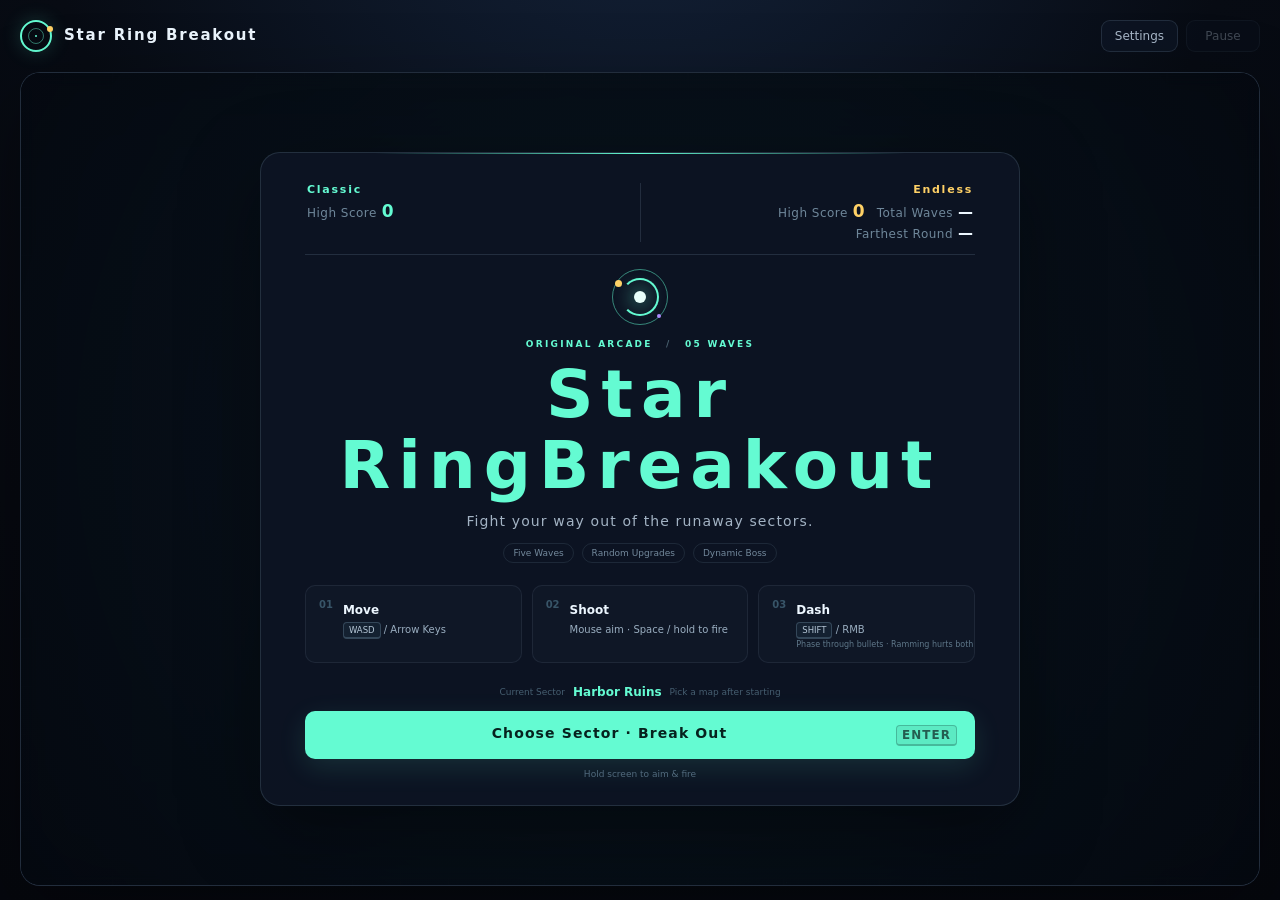
<file: index.html>
<!DOCTYPE html>
<html lang="zh-CN">
<head>
  <meta charset="UTF-8">
  <meta name="viewport" content="width=device-width, initial-scale=1.0, maximum-scale=1.0, user-scalable=no">
  <meta name="theme-color" content="#080d18">
  <meta name="description" content="星环突围：一款包含五波战斗、随机强化与首领战的原创网页街机游戏。">
  <title>星环突围</title>
  <link rel="stylesheet" href="style.css">
  <style>html:not(.i18n-ready) body{visibility:hidden}</style>
  <noscript><style>body{visibility:visible}</style></noscript>
  <script src="i18n.js" defer></script>
  <script src="game.js" defer></script>
  <script src="editor.js" defer></script>
</head>
<body>
  <div id="app">
    <header class="topbar">
      <div class="brand">
        <button id="home-btn" class="brand-mark" type="button" aria-label="返回主页" title="返回主页" data-en-aria="Home" data-en-title="Home"><i aria-hidden="true"></i></button>
        <div>
          <strong data-en="Star Ring Breakout">星环突围</strong>
          <span data-en="">STAR RING BREAKOUT</span>
        </div>
      </div>
      <div class="top-actions">
        <button id="settings-btn" class="utility-btn" type="button" aria-label="打开设置" data-en="Settings" data-en-aria="Open settings">设置</button>
        <button id="pause-btn" class="utility-btn" type="button" disabled data-en="Pause">暂停</button>
      </div>
    </header>

    <main id="game-shell">
      <canvas id="game-canvas" aria-label="星环突围游戏区域" data-en-aria="Star Ring Breakout game area"></canvas>
      <div class="screen-vignette" aria-hidden="true"></div>

      <section id="hud" class="hud" hidden aria-label="游戏状态" data-en-aria="Game status">
        <div class="hud-top">
          <div class="hud-block health-block">
            <div class="hud-line"><span data-en="Hull Integrity">船体完整度</span><strong id="hp-text">100 / 100</strong></div>
            <div class="meter hp-meter"><i id="hp-fill"></i></div>
          </div>
          <div class="hud-block wave-block">
            <div class="hud-line"><strong id="wave-label">第 1 波</strong><span id="wave-detail">12 个目标</span></div>
            <div class="meter wave-meter"><i id="wave-fill"></i></div>
          </div>
          <div class="hud-block score-block">
            <span data-en="Score">当前得分</span>
            <strong id="score-value">0</strong>
          </div>
        </div>

        <div class="xp-row">
          <span id="level-label">同步等级 1</span>
          <div class="meter xp-meter"><i id="xp-fill"></i></div>
          <span id="xp-text">0 / 10</span>
        </div>

        <div id="buff-bar" class="buff-bar" aria-label="临时强化" data-en-aria="Timed boosts">
          <span data-buff="shield" hidden><i></i><b data-en="Energy Shield">能量护盾</b><small>6.0</small></span>
          <span data-buff="double" hidden><i></i><b data-en="Double Fire">双倍火力</b><small>5.0</small></span>
          <span data-buff="storm" hidden><i></i><b data-en="Bullet Storm">弹幕风暴</b><small>8.0</small></span>
          <span data-buff="engine" hidden><i></i><b data-en="Overclock Engine">超频引擎</b><small>6.0</small></span>
          <span data-buff="magnet" hidden><i></i><b data-en="Gravity Core">引力核心</b><small>8.0</small></span>
          <span data-buff="slow" hidden><i></i><b data-en="Time Dilation">时间滞缓</b><small>5.0</small></span>
        </div>

        <div id="boss-hud" class="boss-hud" hidden>
          <div class="hud-line"><strong data-en="Ring Warden">星环监管者</strong><span id="boss-hp-text">1300 / 1300</span></div>
          <div class="meter boss-meter"><i id="boss-fill"></i></div>
        </div>

        <div id="combo" class="combo" hidden>
          <strong id="combo-value">2 连击</strong>
          <span id="combo-multiplier">得分 ×1.05</span>
        </div>

        <div id="announcement" class="announcement" hidden>
          <strong id="announcement-title">第 1 波</strong>
          <span id="announcement-subtitle">清除所有敌对单位</span>
        </div>

        <div class="dash-panel">
          <div class="hud-line"><span data-en="Phase Dash">相位冲刺</span><strong id="dash-state">就绪</strong></div>
          <div class="meter dash-meter"><i id="dash-fill"></i></div>
          <small data-en="SHIFT / RMB · Ramming hurts both">SHIFT / 右键 · 撞敌双方扣血</small>
        </div>

        <div class="minimap" aria-label="当前星域小地图" data-en-aria="Sector minimap">
          <div><span id="minimap-name">星港残骸</span><small>2400 × 1600</small></div>
          <canvas id="minimap-canvas" width="168" height="112"></canvas>
        </div>
      </section>

      <div id="touch-controls" class="touch-controls">
        <div id="joystick" class="joystick" aria-label="移动摇杆" data-en-aria="Move stick"><i id="joystick-knob"></i></div>
        <button id="mobile-dash" class="mobile-dash" type="button"><span data-en="Dash">冲刺</span><small id="mobile-dash-time">就绪</small></button>
      </div>

      <div id="menu-overlay" class="overlay menu-overlay">
        <section class="panel menu-panel">
          <div class="menu-records" role="group" aria-label="历史最高纪录" data-en-aria="All-time records">
            <div class="menu-record-group">
              <span class="menu-record-mode" data-en="Classic">经典模式</span>
              <div class="menu-record-stats">
                <span class="menu-record-stat"><span data-en="High Score">最高分</span><strong id="menu-best-score">0</strong></span>
              </div>
            </div>
            <div class="menu-record-divider" aria-hidden="true"></div>
            <div class="menu-record-group endless">
              <span class="menu-record-mode" data-en="Endless">无尽模式</span>
              <div class="menu-record-stats">
                <span class="menu-record-stat"><span data-en="High Score">最高分</span><strong id="menu-endless-score">0</strong></span>
                <span class="menu-record-stat"><span data-en="Total Waves">累计波次</span><strong id="menu-endless-wave">—</strong></span>
                <span class="menu-record-stat"><span data-en="Farthest Round">最远关卡</span><strong id="menu-endless-round">—</strong></span>
              </div>
            </div>
          </div>
          <div class="menu-emblem" aria-hidden="true"><i></i><b></b></div>
          <p class="eyebrow">ORIGINAL ARCADE <span>/</span> 05 WAVES</p>
          <h1><span data-en="Star Ring">星环</span><span data-en="Breakout">突围</span></h1>
          <p class="tagline" data-en="Fight your way out of the runaway sectors.">在失控星域中，杀出一条回路。</p>
          <div class="feature-tags"><span data-en="Five Waves">五波进攻</span><span data-en="Random Upgrades">随机强化</span><span data-en="Dynamic Boss">动态首领</span></div>

          <div class="instructions">
            <div><b>01</b><section><strong data-en="Move">移动</strong><p><kbd>WASD</kbd> <span data-en="/ Arrow Keys">/ 方向键</span></p></section></div>
            <div><b>02</b><section><strong data-en="Shoot">射击</strong><p data-en="Mouse aim · Space / hold to fire">鼠标瞄准 · 空格/按住射击</p></section></div>
            <div><b>03</b><section><strong data-en="Dash">冲刺</strong><p><kbd>SHIFT</kbd> <span data-en="/ RMB">/ 鼠标右键</span></p><small data-en="Phase through bullets · Ramming hurts both">穿越弹幕 · 撞敌双方扣血</small></section></div>
          </div>

          <p class="menu-map"><span data-en="Current Sector">当前星域</span> <strong id="menu-map-name">星港残骸</strong><span data-en="Pick a map after starting">开始后可以选择地图</span></p>
          <button id="start-btn" class="primary-btn" type="button"><span data-en="Choose Sector · Break Out">选择星域 · 开始突围</span><kbd>ENTER</kbd></button>
          <p class="menu-aim-hint" data-en="Hold screen to aim &amp; fire">按住屏幕瞄准射击</p>
        </section>
      </div>

      <div id="map-overlay" class="overlay map-overlay" hidden>
        <section class="panel map-panel">
          <div class="map-topbar">
            <div id="mode-toggle" class="mode-toggle" role="radiogroup" aria-label="游戏模式" data-en-aria="Game mode">
              <div class="mode-option" role="radio" aria-checked="true" tabindex="0" data-mode="classic">
                <span class="mode-name" data-en="Classic">经典模式</span>
              </div>
              <div class="mode-option" role="radio" aria-checked="false" tabindex="0" data-mode="endless">
                <span class="mode-name" data-en="Endless">无尽模式</span>
                <button id="endless-gear-btn" class="gear-btn" type="button" aria-label="无尽模式设置" title="无尽模式设置" data-en-aria="Endless mode settings" data-en-title="Endless mode settings">⚙</button>
              </div>
            </div>
          </div>
          <p class="eyebrow">SELECT SECTOR</p>
          <div class="map-title-row">
            <h2 data-en="Choose Sector">选择星域</h2>
            <button id="custom-map-entry" class="custom-map-entry" type="button">
              <span class="map-swatch"></span>
              <strong data-en="Custom Sector">自制星域</strong>
              <p data-en="Make your own sector">制作你的专属星域</p>
            </button>
          </div>
          <p class="panel-subtitle" data-en="Different terrain and hazards — waves and upgrades stay the same">地形与危险机制不同，波次与强化规则一致</p>
          <div id="map-cards" class="map-cards"></div>
          <div class="map-actions">
            <button id="map-back-btn" class="secondary-btn" type="button" data-en="Back">返回</button>
            <button id="map-start-btn" class="primary-btn" type="button" data-en="Enter Sector">进入星域</button>
          </div>
        </section>
      </div>

      <div id="editor-overlay" class="editor-overlay" hidden>
        <aside class="editor-side editor-side-left" aria-label="编辑工具" data-en-aria="Editor tools">
          <div class="editor-topbar">
            <button id="editor-exit-btn" class="editor-btn" type="button" data-en="Exit">退出</button>
            <button id="editor-save-btn" class="editor-btn editor-btn-primary" type="button" data-en="Save">保存</button>
          </div>
          <div id="editor-tools" class="editor-tools" role="toolbar" aria-label="编辑工具" data-en-aria="Editor tools">
            <button type="button" class="editor-tool" data-tool="select" data-en="Select">选择</button>
            <button type="button" class="editor-tool" data-tool="place" data-en="Place">放置</button>
            <button type="button" class="editor-tool" data-tool="erase" data-en="Erase">擦除</button>
            <button type="button" class="editor-tool" id="editor-undo-btn" data-act="undo" disabled data-en="Undo">撤回</button>
            <button type="button" class="editor-tool" id="editor-redo-btn" data-act="redo" disabled data-en="Redo">重做</button>
          </div>
        </aside>
        <div class="editor-canvas-wrap">
          <canvas id="editor-canvas" aria-label="自制星域编辑器" data-en-aria="Custom sector editor"></canvas>
        </div>
        <aside class="editor-side editor-side-right" aria-label="材料栏" data-en-aria="Materials">
          <div id="editor-materials" class="editor-materials" role="toolbar" aria-label="材料栏" data-en-aria="Materials">
            <button type="button" class="editor-material selected" data-mat="h"><i aria-hidden="true"></i><span data-en="Horizontal Bar">横条块</span></button>
            <button type="button" class="editor-material" data-mat="v"><i aria-hidden="true"></i><span data-en="Vertical Bar">竖条块</span></button>
          </div>
        </aside>
      </div>

      <div id="custom-select-overlay" class="overlay custom-select-overlay" hidden>
        <section class="panel map-panel custom-select-panel">
          <div class="map-topbar">
            <div id="custom-mode-toggle" class="mode-toggle" role="radiogroup" aria-label="游戏模式" data-en-aria="Game mode">
              <div class="mode-option" role="radio" aria-checked="true" tabindex="0" data-mode="classic">
                <span class="mode-name" data-en="Classic">经典模式</span>
              </div>
              <div class="mode-option" role="radio" aria-checked="false" tabindex="0" data-mode="endless">
                <span class="mode-name" data-en="Endless">无尽模式</span>
                <button id="custom-endless-gear-btn" class="gear-btn" type="button" aria-label="无尽模式设置" title="无尽模式设置" data-en-aria="Endless mode settings" data-en-title="Endless mode settings">⚙</button>
              </div>
            </div>
          </div>
          <div class="map-topbar custom-select-tools">
            <button id="custom-create-btn" class="mode-option" type="button" data-en="Map Maker">自制地图</button>
            <button id="custom-import-btn" class="mode-option" type="button" data-en="Import Map">导入地图</button>
          </div>
          <p class="eyebrow">SELECT SECTOR</p>
          <h2 data-en="Choose Custom Sector">选择自制星域</h2>
          <p class="panel-subtitle" data-en="Different terrain and hazards — waves and upgrades stay the same">地形与危险机制不同，波次与强化规则一致</p>
          <div id="custom-map-cards" class="map-cards"></div>
          <p id="custom-empty" class="custom-empty" hidden data-en="No custom sectors yet — use Map Maker at the top right to create your first map, or Import Map to paste a map code.">还没有自制星域——点击右上角「自制地图」创建第一张地图，或「导入地图」粘贴地图码。</p>
          <div class="map-actions">
            <button id="custom-select-back-btn" class="secondary-btn" type="button" data-en="Back">返回</button>
            <button id="custom-select-start-btn" class="primary-btn" type="button" data-en="Enter Sector">进入星域</button>
          </div>
        </section>
      </div>

      <div id="editor-dialog-overlay" class="overlay editor-dialog-overlay" hidden>
        <section id="editor-dialog-panel" class="panel compact-panel editor-dialog-panel" role="dialog" aria-modal="true">
          <p id="editor-dialog-eyebrow" class="eyebrow">CUSTOM SECTOR</p>
          <h2 id="editor-dialog-title"></h2>
          <p id="editor-dialog-text" class="panel-subtitle" hidden></p>
          <input id="editor-dialog-input" type="text" maxlength="16" hidden>
          <input id="editor-dialog-desc-input" type="text" maxlength="24" hidden>
          <textarea id="editor-dialog-code" hidden></textarea>
          <div id="editor-dialog-actions" class="editor-dialog-actions"></div>
        </section>
      </div>

      <div id="endless-settings-overlay" class="overlay endless-settings-overlay" hidden>
        <section class="panel compact-panel settings-panel" role="dialog" aria-modal="true" aria-labelledby="endless-settings-title">
          <p class="eyebrow">ENDLESS CONFIG</p>
          <h2 id="endless-settings-title" data-en="Endless Mode Settings">无尽模式设置</h2>
          <p class="panel-subtitle" data-en="Rules for endless rounds">无尽模式的关卡规则</p>
          <p id="endless-map-note" class="endless-map-note" data-en="Endless mode: the selected map is round 1; later rounds follow the gear settings.">无尽模式：选中的地图作为第 1 关，之后的关卡按齿轮设置决定。</p>
          <div class="setting-row stacked">
            <div><strong data-en="Map per Round">每关地图</strong><small data-en="How the sector is chosen for each round">每关星域的选择方式</small></div>
            <div id="endless-map-toggle" class="segmented" role="radiogroup" aria-label="每关地图" data-en-aria="Map per round">
              <button type="button" role="radio" aria-checked="true" data-endless-map="random" data-en="Random">每关随机</button>
              <button type="button" role="radio" aria-checked="false" data-endless-map="cycle" data-en="Cycle">按序轮换</button>
              <button type="button" role="radio" aria-checked="false" data-endless-map="fixed" data-en="Fixed">全程固定</button>
            </div>
          </div>
          <div class="setting-row stacked">
            <div><strong data-en="Enemy Scaling">怪物增幅</strong><small data-en="Multiplied onto enemy HP and speed every round">每关对怪物血量与速度的加成</small></div>
            <div id="endless-scale-toggle" class="segmented" role="radiogroup" aria-label="怪物增幅" data-en-aria="Enemy scaling">
              <button type="button" role="radio" aria-checked="false" data-endless-scale="15" data-en="Mild +15%/+4%">温和 +15%/+4%</button>
              <button type="button" role="radio" aria-checked="true" data-endless-scale="20" data-en="Standard +20%/+6%">标准 +20%/+6%</button>
              <button type="button" role="radio" aria-checked="false" data-endless-scale="25" data-en="Brutal +25%/+8%">凶悍 +25%/+8%</button>
            </div>
          </div>
          <div class="setting-row stacked">
            <div><strong data-en="Boss">首领</strong><small data-en="Whether the round-5 Warden appears every round">第5波监管者是否每关出现</small></div>
            <div id="endless-boss-toggle" class="segmented" role="radiogroup" aria-label="首领" data-en-aria="Boss">
              <button type="button" role="radio" aria-checked="true" data-endless-boss="every" data-en="Every Round">每关都打</button>
              <button type="button" role="radio" aria-checked="false" data-endless-boss="first" data-en="First Round Only">仅第1关</button>
            </div>
          </div>
          <div class="setting-row">
            <div><strong data-en="Custom Sectors in Endless">无尽模式加入自制星域</strong><small data-en="Include custom sectors in the endless map pool">无尽模式的关卡地图池中加入自制星域</small></div>
            <button id="endless-custom-toggle" class="sound-switch" type="button" role="switch" aria-checked="true" aria-label="无尽模式加入自制星域" data-en-aria="Custom sectors in Endless"><i aria-hidden="true"></i><span>开启</span></button>
          </div>
          <p class="endless-best"><span data-en="Farthest Round">最远抵达</span><strong id="endless-best-round">—</strong></p>
          <button id="endless-settings-close-btn" class="primary-btn" type="button" data-en="Done">完成</button>
        </section>
      </div>

      <div id="upgrade-overlay" class="overlay" hidden>
        <section class="panel upgrade-panel">
          <p class="eyebrow">ENERGY SYNCHRONIZED</p>
          <h2 data-en="Choose an Upgrade">选择一项强化</h2>
          <p class="panel-subtitle" data-en="Combat paused — build your way out">战斗已暂停，构筑你的突围方式</p>
          <div id="upgrade-cards" class="upgrade-cards"></div>
        </section>
      </div>

      <div id="pause-overlay" class="overlay" hidden>
        <section class="panel compact-panel">
          <p class="eyebrow">SYSTEM SUSPENDED</p>
          <h2 data-en="Sector Suspended">星域已暂停</h2>
          <p class="panel-subtitle" data-en="Take a breath, resume anytime.">稍作整顿，随时继续。</p>
          <button id="resume-btn" class="primary-btn" type="button" data-en="Resume">继续战斗</button>
          <button id="pause-menu-btn" class="secondary-btn" type="button" data-en="Main Menu">返回主页</button>
        </section>
      </div>

      <div id="settings-overlay" class="overlay settings-overlay" hidden>
        <section class="panel compact-panel settings-panel" role="dialog" aria-modal="true" aria-labelledby="settings-title">
          <p class="eyebrow">SYSTEM SETTINGS</p>
          <h2 id="settings-title" data-en="Settings">设置</h2>
          <p class="panel-subtitle" data-en="Tune your experience, or read the control and map guide.">调整游戏体验，或查看操作与地图指南。</p>
          <div class="setting-row stacked">
            <div><strong data-en="Appearance">外观</strong><small data-en="Interface visual style">界面视觉风格</small></div>
            <div id="settings-look-toggle" class="segmented" role="radiogroup" aria-label="游戏外观" data-en-aria="Game appearance">
              <button type="button" role="radio" aria-checked="true" data-look="classic" data-en="Classic">经典</button>
              <button type="button" role="radio" aria-checked="false" data-look="67">67</button>
            </div>
          </div>
          <div class="setting-row stacked">
            <div><strong data-en="Sound">声音</strong><small data-en="Combat sound effects &amp; cues">战斗音效与提示音</small></div>
            <div id="settings-sound-toggle" class="segmented" role="radiogroup" aria-label="游戏声音" data-en-aria="Game sound">
              <button type="button" role="radio" aria-checked="false" data-sound-mode="none" data-en="None">无</button>
              <button type="button" role="radio" aria-checked="true" data-sound-mode="standard" data-en="Standard">标准</button>
              <button type="button" role="radio" aria-checked="false" data-sound-mode="67">67</button>
            </div>
          </div>
          <div class="setting-row">
            <div><strong data-en="Auto-Fire">自动射击</strong><small data-en="Fire continuously toward the crosshair without holding">无需按住左键，朝准星方向持续开火</small></div>
            <button id="settings-auto-fire-toggle" class="sound-switch" type="button" role="switch" aria-checked="false" aria-label="自动射击" data-en-aria="Auto-fire"><i aria-hidden="true"></i><span>关闭</span></button>
          </div>
          <div class="setting-row">
            <div><strong data-en="Unlimited Mode">无上限模式</strong><small data-en="Remove level caps from all stackable upgrades">取消所有可叠加技能的上限</small></div>
            <button id="settings-unlimited-toggle" class="sound-switch" type="button" role="switch" aria-checked="false" aria-label="无上限模式" data-en-aria="Unlimited mode"><i aria-hidden="true"></i><span>关闭</span></button>
          </div>
          <div class="setting-row">
            <div><strong data-en="Boss Arena">Boss 专用关卡</strong><small data-en="Teleport to a dedicated arena for boss fights">Boss 关传送到专用竞技场</small></div>
            <button id="settings-bossarena-toggle" class="sound-switch" type="button" role="switch" aria-checked="true" aria-label="Boss 专用关卡" data-en-aria="Boss Arena"><i aria-hidden="true"></i><span>开启</span></button>
          </div>
          <div class="setting-row">
            <div><strong data-en="Language">语言</strong><small data-en="Interface language">界面显示语言</small></div>
            <button id="settings-lang-toggle" class="lang-btn" type="button" aria-label="切换语言" data-en-aria="Toggle language"><span id="settings-lang-label">English</span></button>
          </div>
          <div class="setting-row">
            <div><strong data-en="Battle Background">战斗背景</strong><small data-en="Upload your own photo as the background during battle">上传自己的照片作为战斗时的背景</small></div>
            <div class="file-actions">
              <button id="bg-upload-btn" class="file-btn" type="button" data-en="Upload Image">上传图片</button>
              <button id="bg-clear-btn" class="file-btn subtle" type="button" data-en="Clear" hidden>清除</button>
              <input id="bg-file-input" type="file" accept="image/*" hidden>
            </div>
          </div>
          <div class="setting-row">
            <div><strong data-en="Background Music">背景音乐</strong><small data-en="Upload your own music to loop in the background">上传自己的音乐作为背景循环播放</small></div>
            <div class="file-actions">
              <button id="bgm-upload-btn" class="file-btn" type="button" data-en="Upload Music">上传音乐</button>
              <button id="bgm-clear-btn" class="file-btn subtle" type="button" data-en="Clear" hidden>清除</button>
              <span id="bgm-file-name" class="file-name"></span>
              <input id="bgm-file-input" type="file" accept="audio/*" hidden>
            </div>
          </div>
          <button id="help-btn" class="settings-help-btn" type="button"><div><strong data-en="Controls &amp; Map Help">操作与地图帮助</strong><small data-en="View controls and map guides">查看操作方法与各地图指南</small></div><span class="row-arrow" aria-hidden="true">›</span></button>
          <button id="settings-close-btn" class="primary-btn" type="button" data-en="Done">完成</button>
        </section>
      </div>

      <div id="reset-overlay" class="overlay reset-overlay" hidden>
        <section class="panel compact-panel" role="dialog" aria-modal="true" aria-labelledby="reset-title">
          <p class="eyebrow">RESET GAME</p>
          <h2 id="reset-title" data-en="Reset Game">重置游戏</h2>
          <p class="panel-subtitle" data-en="All high scores, records, settings, and uploaded files will be cleared. This cannot be undone.">将清除所有最高分、记录、设置与上传文件，且无法恢复。</p>
          <div class="reset-actions">
            <button id="reset-cancel-btn" class="secondary-btn" type="button" data-en="Cancel">取消</button>
            <button id="reset-confirm-btn" class="danger-btn" type="button" data-en="Reset Everything">确认重置</button>
          </div>
        </section>
      </div>

      <div id="help-overlay" class="overlay help-overlay" hidden>
        <section class="panel help-panel" role="dialog" aria-modal="true" aria-labelledby="help-title">
          <header class="help-header">
            <div><p class="eyebrow">FIELD MANUAL</p><h2 id="help-title" data-en="Controls &amp; Map Help">操作与地图帮助</h2></div>
            <button id="help-close-btn" class="help-close-btn" type="button" aria-label="返回设置" data-en-aria="Back to settings">×</button>
          </header>
          <p class="panel-subtitle" data-en="Click an entry to expand or collapse it; each map can be viewed separately.">点击条目展开或收起，各地图可分别查看。</p>
          <div class="help-content">
            <details class="help-general">
              <summary><span><strong data-en="General Controls">总操作帮助</strong><small data-en="Move, shoot, dash, grow, clear">移动、射击、冲刺、成长与通关</small></span></summary>
              <div class="help-body">
                <section class="help-section">
                  <h3 data-en="Basic Controls">基本操作</h3>
                  <ul class="help-controls">
                    <li><kbd>WASD</kbd><span><strong data-en="Move">移动</strong><small data-en="Move with WASD or the arrow keys.">使用 WASD 或方向键控制飞船移动。</small></span></li>
                    <li><kbd data-en="Mouse / Space">鼠标 / 空格</kbd><span><strong data-en="Aim &amp; Shoot">瞄准与射击</strong><small data-en="Move the mouse to aim, hold the left button or Space to fire.">移动鼠标瞄准，按住鼠标左键或空格持续射击。</small></span></li>
                    <li><kbd>SHIFT</kbd><span><strong data-en="Phase Dash">相位冲刺</strong><small data-en="Press Shift or right-click to dash. While dashing you pass through enemy bullets; ramming an enemy hurts you both.">按 Shift 或鼠标右键冲刺。冲刺期间可以穿越敌方弹幕；撞到敌人时，双方都会受到伤害。</small></span></li>
                    <li><kbd>P / ESC</kbd><span><strong data-en="Pause">暂停</strong><small data-en="Pause or resume the game.">暂停或继续游戏。</small></span></li>
                    <li><kbd data-en="Touch">触屏</kbd><span><strong data-en="Touch Controls">触屏操作</strong><small data-en="Use the left stick to move and the right button to dash. Hold the game area to fire toward your finger, drag to aim, and release to stop.">使用左侧摇杆移动，点击右侧按钮冲刺。按住游戏画面朝触点持续射击，拖动手指调整方向，松手停止。</small></span></li>
                  </ul>
                </section>
                <section class="help-section">
                  <h3 data-en="Combat &amp; Growth">战斗与成长</h3>
                  <p data-en="Destroying enemies grants score and drops energy. Collect energy to raise your sync level; each level-up lets you pick one of three upgrades.">击毁敌人可以获得得分，并掉落能量。收集能量提升同步等级，每次升级都可以从三项强化中选择一项。</p>
                  <p data-en="Chained kills raise your combo score multiplier. The multiplier resets when the combo breaks.">连续击毁敌人可以提高连击得分倍率。连击中断后，倍率会重新计算。</p>
                  <p data-en="Boost points on the map grant timed boosts. After pickup, the remaining time shows in the boost bar above.">地图中的强化点会提供限时强化。拾取后，剩余时间显示在屏幕上方的强化栏中。</p>
                  <p data-en="After each normal wave, your hull repairs 20 points, up to the hull maximum.">每清理完一个普通波次，船体会修复 20 点，但不会超过船体完整度上限。</p>
                </section>
                <section class="help-section">
                  <h3 data-en="Pause &amp; Settings">暂停与设置</h3>
                  <p data-en="The Settings button in the top-right corner lets you toggle sound, auto-fire, language, or open this manual. Opening settings or help during a fight pauses the game.">点击右上角的“设置”按钮，可以开关声音、自动射击、语言或打开本帮助面板。游戏中打开设置或帮助时，战斗会自动暂停。</p>
                </section>
                <section class="help-section">
                  <h3 data-en="Winning">通关目标</h3>
                  <p data-en="Clear the first four waves to enter the final boss arena.">清除前四波敌人后，将进入最终首领关。</p>
                  <p data-en="In the final arena, you must destroy the Ring Warden AND every remaining or incoming enemy. Clear all targets to break out.">最终关中，不仅要击毁“星环监管者”，还要消灭所有剩余及待生成的敌人。全部目标清除后即可突围成功。</p>
                </section>
              </div>
            </details>

            <details class="help-map help-endless">
              <summary><span><strong data-en="Endless Mode">无尽模式</strong><small data-en="Round rules and gear configuration">关卡规则与齿轮设置说明</small></span></summary>
              <div class="help-body">
                <section class="help-section">
                  <h3 data-en="Entering Endless Mode">进入无尽模式</h3>
                  <p data-en="On the sector select screen, use the mode buttons in the top-left corner to switch between Classic and Endless mode. The gear inside the Endless button opens its settings.">在选择星域界面，用左上角的模式按钮在经典模式与无尽模式之间切换；无尽模式按钮内的齿轮可以打开无尽设置。</p>
                  <p data-en="The map you select is round 1; later rounds follow the map rule in the gear settings.">选中的地图作为第 1 关，之后的关卡按齿轮设置中的规则决定。</p>
                </section>
                <section class="help-section">
                  <h3 data-en="Gear Settings">齿轮设置</h3>
                  <p data-en="Map per round: a random sector every round, cycle through all sectors in order, or stay on the selected map.">每关地图：每关随机 / 按序轮换 / 全程使用选中地图。</p>
                  <p data-en="Enemy scaling: enemy HP multiplies by Mild +15%, Standard +20%, or Brutal +25% each round. Enemy speed starts at Mild +4%, Standard +6%, or Brutal +8% and rises +0.5% each round without limit, compounding every round.">怪物增幅：每过一关，怪物血量按 温和 +15%、标准 +20% 或 凶悍 +25% 相乘累计；速度加成起始为 温和 +4%、标准 +6% 或 凶悍 +8%，每过一轮再 +0.5%，无限增长，逐轮相乘累计。</p>
                  <p data-en="Boss: the round-5 Warden appears every round, or only in round 1.">首领：第 5 波的星环监管者每关都出现，或仅第 1 关出现。</p>
                </section>
                <section class="help-section">
                  <h3 data-en="Round Rules">关卡规则</h3>
                  <p data-en="Clearing a round repairs 40 hull, never above the hull maximum. Upgrades, level, and score all carry over, and enemy debris left on the field stays too.">每通过一关，船体回复 40 点，但不会超过船体上限；强化、等级与分数全部保留，场上残留的敌人残骸也会保留。</p>
                  <p data-en="On defeat, your farthest round is recorded. Every new run starts from round 1.">死亡后记录最远抵达的关数，重新开始永远从第 1 关打起。</p>
                </section>
              </div>
            </details>

            <details class="help-map help-dex">
              <summary><span><strong data-en="Enemy Guide">敌人图鉴</strong><small data-en="Real appearance of each enemy in Classic and 67 looks">各敌人在经典与 67 外观下的真实样子</small></span></summary>
              <div class="help-body">
                <p data-en="The look setting only changes visuals: Classic uses geometric shapes; the 67 look swaps the player, bullets, and most enemies (red minion, Shooter, Dasher, Splitter, Mite) for cartoon art, with matching HP bar colors. The Prism Beast and the boss keep their Classic shapes in both looks.">外观只改变画面风格：经典模式为几何图形；67 外观会把玩家、弹丸以及大部分敌人（红色小怪、射手、突袭者、分裂者、迷你怪）换成卡通造型，血条颜色也随之变化。棱镜兽与首领在两种外观下保持不变。</p>
                <div class="dex-entry">
                  <h3 data-en="Pursuer — the red minion">追击者 · 红色小怪</h3>
                  <div class="dex-visuals">
                    <figure><canvas class="dex-canvas" width="76" height="76" data-enemy="chaser" aria-label="追击者经典外观" data-en-aria="Pursuer classic look"></canvas><figcaption data-en="Classic">经典外观</figcaption></figure>
                    <figure><img class="dex-img" src="assets/images/小怪嘟嘟/1.png" alt="嘟嘟" loading="lazy"><figcaption data-en="67 look">67 外观</figcaption></figure>
                  </div>
                  <p data-en="Classic look: a slowly spinning red square that closes in and rams you.">经典外观：缓慢自转的红色方块，追近后直接撞击。</p>
                  <p data-en="67 look: called “Dudu” — a cute yellow cartoon creature on a white square card that sways gently side to side. Each one randomly picks one of three poses.">67 外观：名为“嘟嘟”，白底方图上的黄色卡通小怪兽，左右轻轻摇摆；每只随机从三种形态中选一种。</p>
                </div>
                <div class="dex-entry">
                  <h3 data-en="Shooter">射手</h3>
                  <div class="dex-visuals">
                    <figure><canvas class="dex-canvas" width="76" height="76" data-enemy="shooter" aria-label="射手经典外观" data-en-aria="Shooter classic look"></canvas><figcaption data-en="Classic">经典外观</figcaption></figure>
                    <figure><img class="dex-img" src="assets/images/射击者/射击者.png" alt="射手 67 外观" loading="lazy"><figcaption data-en="67 look">67 外观</figcaption></figure>
                  </div>
                  <p data-en="Classic look: a yellow hexagon with a gun barrel that fires aimed shots from a distance.">经典外观：黄色六边形带炮管，在远处朝你射击。</p>
                  <p data-en="67 look: a cartoon sprite that always rotates to face its aim; its bullets are yellow (#EFE950) and its HP bar is red.">67 外观：卡通造型图，始终朝着射击方向旋转；弹丸为 #EFE950 黄色，血条为红色。</p>
                </div>
                <div class="dex-entry">
                  <h3 data-en="Dasher">突袭者</h3>
                  <div class="dex-visuals">
                    <figure><canvas class="dex-canvas" width="76" height="76" data-enemy="dasher" aria-label="突袭者经典外观" data-en-aria="Dasher classic look"></canvas><figcaption data-en="Classic">经典外观</figcaption></figure>
                    <figure><img class="dex-img" src="assets/images/冲刺者/冲刺突袭者正常.png" alt="突袭者 67 外观（正常）" loading="lazy"><figcaption data-en="67 look — normal">67 外观 · 正常</figcaption></figure>
                    <figure><img class="dex-img" src="assets/images/冲刺者/冲次突袭者冲刺.png" alt="突袭者 67 外观（冲刺）" loading="lazy"><figcaption data-en="67 look — dashing">67 外观 · 冲刺</figcaption></figure>
                  </div>
                  <p data-en="Classic look: an orange triangle that telegraphs its aim, then charges in a straight line.">经典外观：橙色三角，先瞄准预警，随后直线冲刺撞击。</p>
                  <p data-en="67 look: a cartoon sprite that switches to a different picture while telegraphing and dashing, always facing its target; its HP bar is white.">67 外观：卡通造型图，正常追踪与预备冲刺、冲刺时使用不同的图片，朝向始终对着目标方向；血条为白色。</p>
                </div>
                <div class="dex-entry">
                  <h3 data-en="Splitter">分裂者</h3>
                  <div class="dex-visuals">
                    <figure><canvas class="dex-canvas" width="76" height="76" data-enemy="splitter" aria-label="分裂者经典外观" data-en-aria="Splitter classic look"></canvas><figcaption data-en="Classic">经典外观</figcaption></figure>
                    <figure><img class="dex-img" src="assets/images/分裂者/大.png" alt="分裂者 67 外观" loading="lazy"><figcaption data-en="67 look">67 外观</figcaption></figure>
                  </div>
                  <p data-en="Classic look: a blue hexagon that splits into two fast mites when destroyed.">经典外观：蓝色六边形，被击毁后分裂出两只迷你怪。</p>
                  <p data-en="67 look: a large cartoon sprite with a yellow HP bar.">67 外观：卡通大图，血条为黄色。</p>
                </div>
                <div class="dex-entry">
                  <h3 data-en="Mite">迷你怪</h3>
                  <div class="dex-visuals">
                    <figure><canvas class="dex-canvas" width="76" height="76" data-enemy="mite" aria-label="迷你怪经典外观" data-en-aria="Mite classic look"></canvas><figcaption data-en="Classic">经典外观</figcaption></figure>
                    <figure><img class="dex-img" src="assets/images/分裂者/小.png" alt="迷你怪 67 外观" loading="lazy"><figcaption data-en="67 look">67 外观</figcaption></figure>
                  </div>
                  <p data-en="Classic look: a tiny, very fast blue square that swarms you in numbers.">经典外观：速度极快的蓝色小方块，常成群扑来。</p>
                  <p data-en="67 look: a small cartoon sprite matching the Splitter's style.">67 外观：卡通小图，与分裂者风格一致。</p>
                </div>
                <div class="dex-entry">
                  <h3 data-en="Prism Beast">棱镜兽</h3>
                  <div class="dex-visuals">
                    <figure><canvas class="dex-canvas" width="76" height="76" data-enemy="prism" aria-label="棱镜兽经典外观" data-en-aria="Prism Beast classic look"></canvas><figcaption data-en="Classic look">经典外观</figcaption></figure>
                    <p class="dex-same" data-en="67 look: unchanged.">67 外观：与经典相同。</p>
                  </div>
                  <p data-en="Classic look: two same-sized silver four-pointed stars overlapping, rotating in opposite directions.">经典外观：两个相同大小的银色四角星重叠，反方向旋转。</p>
                  <p data-en="It appears at random during waves 1–4, wanders slowly, and never attacks on its own. It takes no damage; if hit by your attack or a Shooter's bullet, it instantly fires a map-wide laser toward the attacker, hurting everyone on the line — you for 18, enemies for 60. It vanishes on its own after 25–45 seconds (blinking near the end) and never blocks wave completion.">它在第 1~4 波不定时随机出现，缓慢游走，不会主动攻击。它不受任何伤害；被你的攻击或射手的弹丸打中后，会瞬间朝攻击者当时的方向发射全图激光，路径上所有角色都会受伤——玩家 18 点、敌人 60 点。它会在 25~45 秒后自己消失（消失前会闪烁），且不算清波目标。</p>
                </div>
                <div class="dex-entry">
                  <h3 data-en="Ring Warden — the final boss">星环监管者 · 最终首领</h3>
                  <div class="dex-visuals">
                    <figure><canvas class="dex-canvas" width="76" height="76" data-enemy="boss" aria-label="星环监管者经典外观" data-en-aria="Ring Warden classic look"></canvas><figcaption data-en="Classic look">经典外观</figcaption></figure>
                    <p class="dex-same" data-en="67 look: unchanged.">67 外观：与经典相同。</p>
                  </div>
                  <p data-en="Classic look: a huge red ring. It telegraphs its next attack, then fires radial bullet bursts, aimed fans, or a ring of shots while summoning pursuers.">经典外观：巨大的红色圆环。攻击前会蓄力预警，随后释放环形弹幕、定向弹幕，或发射弹环并召唤追击者。</p>
              </div>
            </details>

            <div class="help-map-list" aria-label="地图详细帮助" data-en-aria="Map details">
              <details class="help-map">
                <summary><span><strong data-en="Harbor Ruins">星港残骸</strong><small data-en="Static wreckage and cover">静态残骸与掩体</small></span></summary>
                <div class="help-body">
                  <h3 data-en="Map Features">地图特点</h3>
                  <p data-en="Four groups of static wreckage dot the harbor. Wreckage blocks ships, enemies, and bullets; there are no extra map-wide hazards.">星港中分布着四组静态残骸掩体。残骸会阻挡飞船、敌人和弹丸，没有额外的全场危险机制。</p>
                  <h3 data-en="Tips">应对提示</h3>
                  <p data-en="Use wreckage to block enemy bullets and keep distance from pursuers.">利用残骸阻挡敌方弹丸，并与追击敌人拉开距离。</p>
                  <p data-en="Your own bullets are also blocked. Reposition before firing so your shots don't keep hitting cover.">自己的弹丸同样会被残骸阻挡。射击前注意调整位置，避免火力一直落在掩体上。</p>
                </div>
              </details>

              <details class="help-map">
                <summary><span><strong data-en="Rotary Docks">回旋船坞</strong><small data-en="Three rings of rotating round obstacles">三圈旋转圆形障碍</small></span></summary>
                <div class="help-body">
                  <h3 data-en="Map Features">地图特点</h3>
                  <p data-en="Three independent rings of round obstacles rotate around the map center: inner 4, middle 5, outer 6.">三圈独立的圆形障碍物围绕地图中心旋转：内圈 4 个、中圈 5 个、外圈 6 个。</p>
                  <p data-en="The center stays open. The round obstacles block ships, enemies, and bullets; a boost point also orbits the map.">中心区域保持空旷。圆形障碍物会阻挡飞船、敌人和弹丸，另有一处强化点绕场移动。</p>
                  <h3 data-en="Tips">应对提示</h3>
                  <p data-en="Watch the rotation and gaps of the three rings, move through openings, and don't squeeze past an approaching obstacle.">观察三圈障碍物的旋转方向和间隙，顺着空隙转移，不要强行挤向正在接近的圆形障碍。</p>
                  <p data-en="The open center lets you reposition, re-aim, or wait for the right moment to slip through.">中心区域没有障碍物，可以用来调整位置、重新瞄准或等待合适的穿行时机。</p>
                </div>
              </details>

              <details class="help-map">
                <summary><span><strong data-en="Furnace Core">熔炉核心</strong><small data-en="Map-wide blasts and insulated platforms">全图喷射与隔热平台</small></span></summary>
                <div class="help-body">
                  <h3 data-en="Map Features">地图特点</h3>
                  <p data-en="Six vents activate in turns. Each flashes a 6-second warning before blasting the whole map — the closer you stand to the vent, the harder it hits. Insulated platforms resist the blast.">六个喷口会轮流启动。喷口启动前会进行 6 秒闪烁预警，随后对全图造成喷射伤害，离喷口越近伤害越高。地图中的隔热安全平台可以抵挡全图喷射。</p>
                  <h3 data-en="Tips">应对提示</h3>
                  <p data-en="When you see the warning and countdown, get onto an insulated platform before the blast starts.">看到喷口预警和倒计时后，尽快进入隔热安全平台，不要等到喷射开始才转移。</p>
                  <p data-en="You can fight outside, but watch for the next warning. Platforms only block blast damage — enemy attacks still hurt.">平台外仍可进行战斗，但要留意下一次喷射的预警。平台内只能抵挡喷射伤害，不能免疫敌人的攻击。</p>
                </div>
              </details>

              <details class="help-map">
                <summary><span><strong data-en="Gravity Wells">重力井</strong><small data-en="Gravity pull, bent trajectories, and portals">引力牵引、弹道弯折与传送门</small></span></summary>
                <div class="help-body">
                  <h3 data-en="Map Features">地图特点</h3>
                  <p data-en="Four wells constantly pull nearby ships and enemies and bend bullet paths. Portals link opposite corners for quick travel.">四口引力井会持续牵引附近的飞船和敌人，并改变弹丸的飞行轨迹。地图中的传送门连接对角区域，可以帮助快速转移。</p>
                  <h3 data-en="Tips">应对提示</h3>
                  <p data-en="Staying away from wells keeps movement and aim stable; close in, correct your course and aim early.">远离引力井时更容易保持移动和弹道稳定；靠近后，要提前修正移动方向与瞄准位置。</p>
                  <p data-en="Use the pull to redirect enemy chases, or take a portal to escape an encirclement.">利用引力牵引改变敌人的追击路线，也可以使用传送门迅速脱离包围。</p>
                </div>
              </details>

              <details class="help-map">
                <summary><span><strong data-en="Storm Lane">风暴航道</strong><small data-en="Conveyor belts and sweeping energy walls">传送带与横扫能量墙</small></span></summary>
                <div class="help-body">
                  <h3 data-en="Map Features">地图特点</h3>
                  <p data-en="Belts constantly push ships caught in them, in different directions per zone. Energy walls sweep the map on a schedule — watch for the warning.">传送带会持续推动位于其中的飞船，不同区域的方向不同。能量墙会定期横扫地图，出现预警后应尽早准备应对。</p>
                  <h3 data-en="Tips">应对提示</h3>
                  <p data-en="Mind the extra push from belts so you aren't shoved into enemies or hazards.">移动时注意传送带带来的额外推力，避免被推入敌人或危险区域。</p>
                  <p data-en="Phase dash passes safely through energy walls. Touching them normally hurts and knocks you back.">使用相位冲刺可以安全穿越能量墙。普通接触会受到伤害并被击退。</p>
                </div>
              </details>

              <details class="help-map">
                <summary><span><strong data-en="Neon Matrix">霓虹矩阵</strong><small data-en="Energized rows/columns and safe cells">通电行列与安全格</small></span></summary>
                <div class="help-body">
                  <h3 data-en="Map Features">地图特点</h3>
                  <p data-en="The matrix picks a random row and column, warns briefly, then energizes them. Standing in them hurts. Boosts spawn in safe cells; there is no traditional cover.">矩阵会随机选择一行和一列，经过短暂预警后通电。处于通电区域会受到伤害。强化会在安全格中刷新，地图没有传统掩体。</p>
                  <h3 data-en="Tips">应对提示</h3>
                  <p data-en="Watch the row/column warnings and move to safe cells early; avoid the crossing point.">观察行列预警，提前移动到未被选中的安全格，不要停留在交叉位置。</p>
                  <p data-en="Energized zones hurt enemies too — reposition to lure them in.">通电区域同样会伤害敌人，可以调整位置，引导敌人进入通电行列。</p>
                </div>
              </details>

              <details class="help-map help-boss-map">
                <summary><span><strong data-en="Ring Core">星环之核</strong><small data-en="Final boss, arena laser, and win conditions">最终首领、全图激光与获胜条件</small></span></summary>
                <div class="help-body">
                  <h3 data-en="Arena Features">关卡特点</h3>
                  <p data-en="The final arena. You face the Ring Warden, a steady stream of normal enemies, and pursuers the Warden summons.">这里是最终首领关。需要面对“星环监管者”、陆续生成的普通敌人，以及首领召唤的追击单位。</p>
                  <p data-en="The arena periodically fires a map-wide laser — an arena mechanic, not the Warden's own shot. It warns while charging; stand inside a golden platform to avoid the damage.">场地会定期触发全图激光。激光属于竞技场机制，并非由首领直接发射。激光充能时会显示预警，站在金色防御平台内可以躲避伤害。</p>
                  <h3 data-en="Win Conditions">获胜条件</h3>
                  <p data-en="Destroying the Warden doesn't clear other enemies or end the fight. You must destroy the Warden AND every remaining or incoming enemy to break out.">击毁首领不会自动清除其他敌人，也不会立即获胜。必须击毁首领，并消灭所有剩余及待生成的敌人，才能完成突围。</p>
                  <h3 data-en="Tips">应对提示</h3>
                  <p data-en="During the laser warning, get to a golden platform while watching the enemy swarm. After the Warden falls, keep clearing the rest until “SECTOR CLEARED” appears.">激光预警期间优先前往金色防御平台，同时注意敌人的围攻。首领被击毁后，根据目标提示继续清理剩余敌人，直到显示“星域已清理”。</p>
                </div>
              </details>
            </div>
          </div>
          <button id="help-back-btn" class="secondary-btn help-back-btn" type="button" data-en="Back to Settings">返回设置</button>
        </section>
      </div>

      <div id="loading-overlay" class="loading-overlay" hidden>
        <div class="loading-box">
          <div class="loading-spinner" aria-hidden="true"></div>
          <p class="loading-text"><span data-en="Loading sounds…">正在加载音效…</span></p>
        </div>
      </div>

      <div id="result-overlay" class="overlay" hidden>
        <section class="panel result-panel">
          <p id="result-eyebrow" class="eyebrow">SIGNAL LOST</p>
          <h2 id="result-title">突围失败</h2>
          <p id="result-subtitle" class="panel-subtitle">星环仍在运转，再次挑战。</p>
          <div class="result-score"><span data-en="Score">本次得分</span><strong id="result-score">0</strong><small id="new-best" hidden data-en="New Record">新纪录</small></div>
          <div class="result-stats">
            <div><span data-en="Kills">击毁目标</span><strong id="result-kills">0</strong></div>
            <div><span data-en="Time">存活时间</span><strong id="result-time">00:00</strong></div>
            <div><span data-en="Sync Level">同步等级</span><strong id="result-level">1</strong></div>
          </div>
          <button id="restart-btn" class="primary-btn" type="button" data-en="Break Out Again">再次突围</button>
          <button id="menu-btn" class="secondary-btn" type="button" data-en="Main Menu">返回主界面</button>
        </section>
      </div>
<div id="powerup-toast" class="powerup-toast" hidden>能量护盾 · 6 秒</div>
    </main>
  </div>
  <div id="live-status" class="sr-only" aria-live="polite"></div>
  <script charset="UTF-8" id="LA_COLLECT" src="//sdk.51.la/js-sdk-pro.min.js" async onload="window.LA&&LA.init({id:'3RisH9y6dKrj6wRn',ck:'3RisH9y6dKrj6wRn'})"></script>
</body>
</html>
</file>
<file: style.css>
:root {
  color-scheme: dark;
  --bg: #070b13;
  --panel: rgba(13, 21, 36, 0.94);
  --line: rgba(156, 183, 211, 0.16);
  --text: #edf7ff;
  --muted: #8a9bb0;
  --mint: #64fbd2;
  --mint-dark: #143f3b;
  --gold: #ffd166;
  --danger: #ff6178;
  --violet: #ad8cff;
}

* { box-sizing: border-box; }
[hidden] { display: none !important; }
html, body { margin: 0; width: 100%; height: 100%; overflow: hidden; }
body {
  background: radial-gradient(circle at 50% -20%, #14233b 0, var(--bg) 48%, #05070d 100%);
  color: var(--text);
  font-family: Inter, "PingFang SC", "Microsoft YaHei", system-ui, sans-serif;
  -webkit-font-smoothing: antialiased;
  user-select: none;
}
button { font: inherit; }
button:focus-visible { outline: 2px solid var(--mint); outline-offset: 4px; }
button:disabled { opacity: 0.35; cursor: default; }

#app {
  width: min(100%, 1500px);
  height: 100dvh;
  margin: 0 auto;
  padding: 0 20px 14px;
  display: flex;
  flex-direction: column;
}
.topbar {
  min-height: 72px;
  display: flex;
  align-items: center;
  justify-content: space-between;
  gap: 20px;
}
.brand { display: flex; align-items: center; gap: 12px; }
.brand > div { display: flex; flex-direction: column; gap: 2px; }
.brand strong { font-size: 15px; letter-spacing: 0.12em; }
.brand span:not(.brand-mark) { color: #64768d; font-size: 8px; letter-spacing: 0.22em; }
.brand-mark {
  position: relative;
  flex-shrink: 0;
  width: 32px;
  height: 32px;
  padding: 0;
  border: 2px solid var(--mint);
  border-radius: 50%;
  background: transparent;
  cursor: pointer;
  box-shadow: 0 0 20px rgba(100, 251, 210, 0.18);
}
.brand-mark::before, .brand-mark::after {
  content: "";
  position: absolute;
  inset: 6px;
  border: 1px solid rgba(100, 251, 210, 0.45);
  border-radius: 50%;
}
.brand-mark::after { inset: 13px; background: var(--mint); border: 0; }
.brand-mark i {
  position: absolute;
  width: 6px;
  height: 6px;
  right: -3px;
  top: 4px;
  border-radius: 50%;
  background: var(--gold);
}
.top-actions { display: flex; gap: 8px; }
.utility-btn {
  min-width: 74px;
  padding: 8px 13px;
  border: 1px solid var(--line);
  border-radius: 9px;
  background: rgba(14, 23, 38, 0.72);
  color: #a9b8c9;
  font-size: 12px;
  cursor: pointer;
  transition: 160ms ease;
}
.utility-btn:not(:disabled):hover { color: var(--text); border-color: rgba(100, 251, 210, 0.45); }

#game-shell {
  position: relative;
  flex: 1;
  min-height: 0;
  overflow: hidden;
  border: 1px solid rgba(138, 168, 198, 0.2);
  border-radius: 20px;
  background: #080e19;
  box-shadow: 0 24px 80px rgba(0, 0, 0, 0.32), inset 0 0 80px rgba(19, 44, 66, 0.08);
  isolation: isolate;
}
#game-canvas { display: block; width: 100%; height: 100%; touch-action: none; }
body.game-active:not(.touch-mode) #game-canvas { cursor: none; }
.screen-vignette {
  position: absolute;
  inset: 0;
  pointer-events: none;
  box-shadow: inset 0 0 100px rgba(0, 0, 0, 0.38);
  z-index: 2;
}

.hud { position: absolute; inset: 0; z-index: 3; pointer-events: none; }
.hud-top { position: absolute; top: 20px; left: 22px; right: 22px; display: grid; grid-template-columns: 1fr 1.15fr 1fr; gap: 24px; align-items: start; }
.hud-block { min-width: 0; }
.hud-line { display: flex; align-items: center; justify-content: space-between; gap: 10px; font-size: 11px; }
.hud-line span { color: var(--muted); }
.hud-line strong { font-size: 12px; letter-spacing: 0.03em; }
.health-block, .wave-block { padding-top: 4px; }
.meter { overflow: hidden; background: rgba(139, 161, 186, 0.13); border-radius: 20px; }
.meter i { display: block; width: 100%; height: 100%; border-radius: inherit; transform-origin: left center; transition: width 100ms linear; }
.hp-meter { height: 5px; margin-top: 9px; }
.hp-meter i { background: var(--mint); box-shadow: 0 0 12px rgba(100, 251, 210, 0.35); }
.hp-meter.low i { background: var(--danger); }
.wave-meter { height: 3px; margin-top: 9px; }
.wave-meter i { background: var(--gold); }
.score-block { display: flex; flex-direction: column; align-items: flex-end; }
.score-block span { color: var(--muted); font-size: 9px; letter-spacing: 0.12em; }
.score-block strong { margin-top: 1px; font-size: 26px; font-variant-numeric: tabular-nums; letter-spacing: 0.04em; }
.xp-row { position: absolute; top: 71px; left: 22px; right: 22px; display: flex; align-items: center; gap: 10px; color: #74899f; font-size: 9px; }
.xp-meter { height: 2px; flex: 1; }
.xp-meter i { background: var(--violet); }
#level-label { min-width: 64px; }
#xp-text { min-width: 42px; text-align: right; font-variant-numeric: tabular-nums; }
.boss-hud { position: absolute; top: 100px; left: 50%; width: min(440px, 60%); transform: translateX(-50%); }
.boss-hud .hud-line strong { color: #ff9aa9; letter-spacing: 0.12em; }
.boss-meter { height: 7px; margin-top: 8px; border: 1px solid rgba(255, 97, 120, 0.18); }
.boss-meter i { background: var(--danger); box-shadow: 0 0 16px rgba(255, 97, 120, 0.35); }
.combo { position: absolute; right: 24px; top: 112px; display: flex; flex-direction: column; align-items: flex-end; animation: pop-in 180ms ease-out; }
.combo strong { color: var(--gold); font-size: 24px; font-style: italic; }
.combo span { color: #a89668; font-size: 9px; }
.announcement { position: absolute; top: 26%; left: 50%; transform: translateX(-50%); display: flex; flex-direction: column; align-items: center; text-align: center; animation: announce-in 280ms ease-out; }
.announcement strong { font-size: clamp(28px, 4vw, 48px); letter-spacing: 0.18em; text-shadow: 0 0 30px rgba(100, 251, 210, 0.25); white-space: nowrap; }
.announcement span { margin-top: 8px; color: var(--mint); font-size: 11px; letter-spacing: 0.16em; }
.dash-panel { position: absolute; right: 22px; bottom: 20px; width: 180px; }
.dash-meter { height: 3px; margin-top: 8px; }
.dash-meter i { background: var(--mint); }
.dash-panel small { display: block; margin-top: 7px; color: #586f83; font-size: 8px; text-align: right; letter-spacing: 0.08em; }
.buff-bar { position: absolute; top: 91px; left: 22px; display: flex; flex-wrap: wrap; gap: 6px; max-width: 310px; }
.buff-bar > span { display: flex; align-items: center; gap: 5px; padding: 5px 7px; border: 1px solid rgba(141, 169, 190, 0.16); border-radius: 6px; background: rgba(8, 15, 25, 0.82); font-size: 9px; }
.buff-bar i { width: 5px; height: 5px; border-radius: 50%; background: currentColor; box-shadow: 0 0 8px currentColor; }
.buff-bar b { color: #b9c9d6; font-weight: 600; }
.buff-bar small { min-width: 20px; color: currentColor; font-size: 9px; font-variant-numeric: tabular-nums; }
.buff-bar [data-buff="shield"] { color: #64fbd2; }
.buff-bar [data-buff="double"] { color: #ffd166; }
.buff-bar [data-buff="storm"] { color: #ff8a65; }
.buff-bar [data-buff="engine"] { color: #65a9ff; }
.buff-bar [data-buff="magnet"] { color: #ad8cff; }
.buff-bar [data-buff="slow"] { color: #ff7eb6; }
.powerup-toast { position: absolute; left: 50%; top: 18px; transform: translateX(-50%); padding: 8px 14px; border: 1px solid rgba(100, 251, 210, 0.3); border-radius: 8px; background: rgba(8, 20, 28, 0.88); color: var(--mint); font-size: 11px; letter-spacing: 0.08em; animation: toast-in 160ms ease-out; pointer-events: none; z-index: 20; }
body.game-active .powerup-toast { top: 96px; }
.minimap { position: absolute; left: 20px; bottom: 18px; width: 180px; padding: 6px; border: 1px solid rgba(126, 158, 181, 0.2); border-radius: 9px; background: rgba(7, 13, 23, 0.82); }
.minimap > div { display: flex; align-items: center; justify-content: space-between; margin: 0 1px 5px; color: #8298aa; font-size: 8px; letter-spacing: 0.08em; }
.minimap small { color: #435d70; font-size: 7px; }
.minimap canvas { display: block; width: 168px; height: 112px; border: 1px solid rgba(100, 251, 210, 0.1); background: #080e19; }

.overlay {
  position: absolute;
  inset: 0;
  z-index: 10;
  display: flex;
  align-items: center;
  justify-content: center;
  padding: 28px;
  overflow: auto;
  background: rgba(4, 8, 15, 0.66);
  backdrop-filter: blur(8px);
  animation: fade-in 180ms ease-out;
}
.menu-overlay { background: radial-gradient(circle at 50% 45%, rgba(11, 29, 39, 0.52), rgba(4, 8, 15, 0.86)); }
.loading-overlay {
  position: absolute;
  inset: 0;
  z-index: 20;
  display: flex;
  align-items: center;
  justify-content: center;
  background: rgba(4, 8, 15, 0.72);
  backdrop-filter: blur(6px);
}
.loading-box { display: flex; flex-direction: column; align-items: center; gap: 16px; }
.loading-spinner {
  width: 38px;
  height: 38px;
  border: 3px solid rgba(100, 251, 210, 0.22);
  border-top-color: #64fbd2;
  border-radius: 50%;
  animation: loading-spin 0.9s linear infinite;
}
@keyframes loading-spin { to { transform: rotate(360deg); } }
.loading-text { margin: 0; color: #9db1c2; font-size: 13px; letter-spacing: 0.08em; }
.panel { width: min(100%, 680px); padding: 34px; border: 1px solid rgba(137, 173, 196, 0.18); border-radius: 20px; background: var(--panel); box-shadow: 0 24px 80px rgba(0, 0, 0, 0.4); text-align: center; }
.menu-panel { position: relative; width: min(100%, 760px); margin: auto; padding: 30px 44px 26px; overflow: hidden; }
.menu-panel::before { content: ""; position: absolute; left: 15%; right: 15%; top: 0; height: 1px; background: linear-gradient(90deg, transparent, var(--mint), transparent); }
.menu-emblem { position: relative; width: 56px; height: 56px; margin: 0 auto 14px; border: 1px solid rgba(100, 251, 210, 0.5); border-radius: 50%; animation: slow-spin 14s linear infinite; }
.menu-emblem::before { content: ""; position: absolute; inset: 8px; border: 2px solid var(--mint); border-left-color: transparent; border-radius: 50%; }
.menu-emblem::after { content: ""; position: absolute; inset: 21px; border-radius: 50%; background: #e8fffa; box-shadow: 0 0 20px var(--mint); }
.menu-emblem i { position: absolute; width: 7px; height: 7px; left: 2px; top: 10px; border-radius: 50%; background: var(--gold); }
.menu-emblem b { position: absolute; width: 4px; height: 4px; right: 6px; bottom: 6px; border-radius: 50%; background: var(--violet); }
.eyebrow { margin: 0 0 10px; color: var(--mint); font-size: 9px; font-weight: 700; letter-spacing: 0.25em; }
.eyebrow span { margin: 0 8px; color: #4b6372; }
h1 { margin: 0; font-size: clamp(42px, 6vw, 66px); line-height: 1.08; letter-spacing: 0.12em; }
h1 span { color: var(--mint); }
.tagline { margin: 12px 0 14px; color: #a3b3c4; font-size: 14px; letter-spacing: 0.08em; }
.feature-tags { display: flex; justify-content: center; gap: 8px; margin-bottom: 22px; }
.feature-tags span { padding: 4px 9px; border: 1px solid rgba(130, 158, 182, 0.15); border-radius: 20px; color: #73899c; font-size: 9px; }
.instructions { display: grid; grid-template-columns: repeat(3, 1fr); gap: 10px; margin: 0 0 22px; text-align: left; }
.instructions > div { display: flex; gap: 10px; min-width: 0; padding: 13px; border: 1px solid rgba(132, 158, 181, 0.12); border-radius: 10px; background: rgba(110, 146, 166, 0.035); }
.instructions b { color: #385568; font-size: 10px; }
.instructions section { min-width: 0; }
.instructions strong { font-size: 12px; }
.instructions p { margin: 6px 0 0; color: #9aaec0; font-size: 10px; white-space: nowrap; }
.instructions small { display: block; margin-top: 5px; color: #5f788a; font-size: 8px; white-space: nowrap; }
kbd { padding: 2px 5px; border: 1px solid #344759; border-bottom-width: 2px; border-radius: 4px; background: #142131; color: #b6c7d7; font-family: inherit; font-size: 0.85em; }
.primary-btn, .secondary-btn { width: 100%; border-radius: 10px; cursor: pointer; transition: transform 150ms ease, box-shadow 150ms ease, border-color 150ms ease; }
.primary-btn { min-height: 48px; padding: 0 18px; border: 0; background: var(--mint); color: #06221e; font-weight: 800; font-size: 14px; letter-spacing: 0.08em; box-shadow: 0 8px 28px rgba(100, 251, 210, 0.12); }
.primary-btn:hover { transform: translateY(-2px); box-shadow: 0 10px 34px rgba(100, 251, 210, 0.25); }
.primary-btn kbd { float: right; border-color: rgba(4, 40, 32, 0.25); background: rgba(4, 40, 32, 0.08); color: #245d50; }
.secondary-btn { min-height: 40px; margin-top: 9px; border: 1px solid var(--line); background: transparent; color: #8499ac; font-size: 12px; }
.secondary-btn:hover { border-color: #526b7d; color: var(--text); }
.menu-records {
  display: flex;
  align-items: stretch;
  gap: 18px;
  margin: 0 0 14px;
  padding: 0 2px 12px;
  border-bottom: 1px solid var(--line);
  text-align: left;
}
.menu-record-group { display: flex; flex: 1; flex-direction: column; gap: 5px; min-width: 0; }
.menu-record-group.endless { align-items: flex-end; text-align: right; }
.menu-record-mode { color: var(--mint); font-size: 11px; font-weight: 700; letter-spacing: 0.16em; }
.menu-record-group.endless .menu-record-mode { color: var(--gold); }
.menu-record-stats { display: flex; align-items: baseline; flex-wrap: wrap; gap: 3px 12px; }
.menu-record-group.endless .menu-record-stats { justify-content: flex-end; }
.menu-record-stat { display: inline-flex; align-items: baseline; gap: 5px; white-space: nowrap; }
.menu-record-stat > span { color: #6f879a; font-size: 12px; letter-spacing: 0.04em; }
.menu-record-stat strong { color: var(--text); font-size: 15px; font-variant-numeric: tabular-nums; }
#menu-best-score, #menu-endless-score { font-size: 17px; }
#menu-best-score { color: var(--mint); }
#menu-endless-score { color: var(--gold); }
.menu-record-divider { width: 1px; background: var(--line); }
.menu-aim-hint { margin: 10px 0 0; color: #526b7e; font-size: 9px; text-align: center; }
.panel h2 { margin: 4px 0 8px; font-size: 28px; letter-spacing: 0.08em; }
.panel-subtitle { margin: 0 0 22px; color: var(--muted); font-size: 12px; }
.upgrade-panel { width: min(100%, 900px); }
.upgrade-cards { display: grid; grid-template-columns: repeat(3, 1fr); gap: 14px; }
.upgrade-card { position: relative; min-height: 210px; padding: 22px 18px 18px; border: 1px solid rgba(130, 159, 181, 0.18); border-radius: 13px; background: rgba(19, 31, 47, 0.9); color: var(--text); text-align: left; cursor: pointer; transition: 160ms ease; }
.upgrade-card:hover { border-color: var(--mint); background: rgba(22, 44, 52, 0.95); box-shadow: 0 12px 30px rgba(0, 0, 0, 0.25); }
.upgrade-icon { display: flex; align-items: center; justify-content: center; width: 46px; height: 46px; margin-bottom: 22px; border: 1px solid rgba(100, 251, 210, 0.3); border-radius: 12px; background: rgba(100, 251, 210, 0.07); color: var(--mint); font-size: 21px; font-weight: 700; }
.upgrade-card strong { display: block; margin-bottom: 8px; font-size: 16px; }
.upgrade-card p { margin: 0; color: #8fa5b7; font-size: 11px; line-height: 1.7; }
.upgrade-card small { position: absolute; right: 16px; top: 17px; color: #5d7487; font-size: 9px; }
.menu-map { display: flex; align-items: center; justify-content: center; gap: 8px; margin: 0 0 12px; color: #6f879a; font-size: 10px; }
.menu-map strong { color: var(--mint); font-size: 12px; }
.menu-map span { color: #455e70; font-size: 9px; }
.map-overlay { z-index: 12; align-items: flex-start; }
.map-panel { position: relative; width: min(100%, 960px); margin: auto; flex-shrink: 0; }
.map-title-row { margin: 4px 0 8px; }
.map-title-row h2 { margin: 0; }
.custom-map-entry { position: absolute; top: 14px; right: 14px; width: 156px; height: 88px; display: flex; flex-direction: column; justify-content: center; padding: 12px; border: 1px solid rgba(130, 159, 181, 0.18); border-radius: 12px; background: rgba(17, 28, 43, 0.92); color: var(--text); text-align: left; cursor: pointer; transition: 160ms ease; font-family: inherit; }
.custom-map-entry .map-swatch { display: block; width: 100%; height: 5px; margin-bottom: 10px; border-radius: 4px; background: #ad8cff; box-shadow: 0 0 12px rgba(173, 140, 255, 0.4); }
.custom-map-entry strong { display: block; font-size: 15px; letter-spacing: 0.04em; }
.custom-map-entry p { margin: 6px 0 0; color: #8ba1b4; font-size: 10px; line-height: 1.5; }
.custom-map-entry:hover { transform: translateY(-2px); border-color: rgba(173, 140, 255, 0.6); }
.map-cards { display: grid; grid-template-columns: repeat(3, 1fr); gap: 12px; margin-bottom: 18px; }
.map-card { position: relative; min-height: 148px; padding: 16px 16px 26px; border: 1px solid rgba(130, 159, 181, 0.18); border-radius: 12px; background: rgba(17, 28, 43, 0.92); color: var(--text); text-align: left; cursor: pointer; transition: 160ms ease; }
.map-card:hover { transform: translateY(-3px); border-color: rgba(100, 251, 210, 0.55); }
.map-card.selected { border-color: var(--mint); background: rgba(20, 47, 49, 0.95); box-shadow: 0 0 0 1px rgba(100, 251, 210, 0.25), 0 10px 30px rgba(0, 0, 0, 0.25); }
.map-card .map-swatch { display: block; width: 100%; height: 5px; margin-bottom: 13px; border-radius: 4px; background: var(--swatch, var(--mint)); box-shadow: 0 0 12px color-mix(in srgb, var(--swatch, var(--mint)) 40%, transparent); }
.map-card strong { display: block; font-size: 15px; letter-spacing: 0.04em; }
.map-card .map-difficulty { float: right; color: var(--gold); font-size: 10px; letter-spacing: 0.1em; }
.map-card p { margin: 8px 0 0; color: #8ba1b4; font-size: 10px; line-height: 1.65; }
.map-card .map-badge { position: absolute; right: 12px; bottom: 10px; color: var(--mint); font-size: 8px; }
.map-card .map-best { position: absolute; left: 12px; bottom: 10px; color: #7f96a8; font-size: 9px; letter-spacing: 0.04em; font-variant-numeric: tabular-nums; }
.map-card.random-card { background: rgba(33, 27, 52, 0.9); }
.map-card .card-face, .map-card .card-detail { position: absolute; inset: 0; transition: opacity 180ms ease; }
.map-card .card-face { padding: 16px 16px 26px; }
.map-card .card-detail { display: flex; align-items: center; gap: 12px; padding: 14px; opacity: 0; pointer-events: none; }
.map-card.detail .card-face { opacity: 0; pointer-events: none; }
.map-card.detail .card-detail { opacity: 1; pointer-events: auto; }
.card-detail .detail-left { flex: 0 0 33.333%; min-width: 0; display: flex; flex-direction: column; gap: 6px; }
.card-detail .detail-title { display: -webkit-box; -webkit-line-clamp: 2; -webkit-box-orient: vertical; overflow: hidden; font-size: 17px; }
.card-detail .detail-meta-row { display: flex; align-items: center; justify-content: space-between; gap: 8px; }
.card-detail .map-difficulty { float: none; }
.card-detail .map-badge, .card-detail .map-best { position: static; }
.card-detail .detail-actions { display: grid; grid-template-columns: 1fr 1fr; gap: 6px; margin-top: auto; }
.card-detail .detail-actions .card-btn { font-size: 11px; padding: 7px 6px; text-align: center; }
.card-detail .detail-right { flex: 1 1 auto; min-width: 0; align-self: stretch; display: flex; align-items: center; justify-content: center; overflow: hidden; }
.card-detail .detail-preview { max-width: 100%; max-height: 100%; width: auto; height: auto; border: 1px solid var(--line); border-radius: 8px; background: #0d0a1a; }
.map-actions { display: grid; grid-template-columns: 1fr 2fr; gap: 10px; }
.map-actions .secondary-btn { margin-top: 0; min-height: 48px; }
.map-topbar { position: absolute; top: 14px; left: 14px; z-index: 2; display: flex; flex-direction: column; gap: 8px; }
.mode-toggle { display: flex; flex-direction: column; gap: 8px; }
.mode-option { display: flex; align-items: center; justify-content: space-between; gap: 10px; height: 40px; min-width: 156px; padding: 0 12px 0 14px; border: 1px solid var(--line); border-radius: 10px; background: #0b1521; color: #a9b8c9; font-size: 13px; line-height: 1; cursor: pointer; transition: background 160ms ease, color 160ms ease, border-color 160ms ease; }
.mode-option:hover { color: var(--text); border-color: #526b7d; }
.mode-option[aria-checked="true"] { background: var(--mint-dark); color: var(--mint); border-color: rgba(100, 251, 210, 0.45); }
.mode-option:focus-visible { outline: 2px solid var(--mint); outline-offset: 2px; }
.mode-name { white-space: nowrap; }
.gear-btn { display: flex; align-items: center; justify-content: center; width: 26px; height: 26px; padding: 0; border: 1px solid var(--line); border-radius: 7px; background: #101c2a; color: #a9b8c9; font-size: 12px; line-height: 1; cursor: pointer; transition: color 160ms ease, border-color 160ms ease; }
.gear-btn:hover { color: var(--mint); border-color: #526b7d; }
.gear-btn:focus-visible { outline: 2px solid var(--mint); outline-offset: 2px; }
.endless-map-note { margin: 0 0 14px; padding: 8px 14px; border: 1px dashed rgba(100, 251, 210, 0.35); border-radius: 9px; color: #8ba1b4; font-size: 11px; line-height: 1.6; text-align: left; }
.endless-settings-overlay { z-index: 15; }
.endless-best { display: flex; align-items: baseline; justify-content: space-between; margin: 4px 0 14px; padding: 12px 17px; border: 1px solid var(--line); border-radius: 11px; background: rgba(110, 146, 166, 0.04); }
.endless-best span { color: var(--muted); font-size: 10px; }
.endless-best strong { color: var(--mint); font-size: 15px; }
.compact-panel { width: min(100%, 400px); }
.result-panel { width: min(100%, 470px); }
.result-score { position: relative; display: flex; flex-direction: column; margin: 22px 0; padding: 20px; border-top: 1px solid var(--line); border-bottom: 1px solid var(--line); }
.result-score span { color: var(--muted); font-size: 10px; }
.result-score strong { margin-top: 3px; color: var(--mint); font-size: 44px; font-variant-numeric: tabular-nums; }
.result-score small { position: absolute; right: 4px; top: 18px; padding: 3px 7px; border-radius: 4px; background: var(--gold); color: #332508; font-weight: 800; }
.result-stats { display: grid; grid-template-columns: repeat(3, 1fr); margin-bottom: 24px; }
.result-stats > div { display: flex; flex-direction: column; gap: 6px; border-right: 1px solid var(--line); }
.result-stats > div:last-child { border-right: 0; }
.result-stats span { color: var(--muted); font-size: 9px; }
.result-stats strong { font-size: 18px; }

.touch-controls { display: none; }
.sr-only { position: absolute; width: 1px; height: 1px; padding: 0; margin: -1px; overflow: hidden; clip: rect(0, 0, 0, 0); white-space: nowrap; border: 0; }

.settings-overlay { z-index: 14; animation: none; align-items: flex-start; padding-top: clamp(28px, 13vh, 120px); }
#settings-title { cursor: default; user-select: none; }
.reset-overlay { z-index: 16; background: rgba(4, 8, 15, 0.8); }
.reset-actions { display: flex; gap: 10px; margin-top: 20px; }
.reset-actions button { flex: 1; width: auto; }
.reset-actions .secondary-btn { margin-top: 0; }
.danger-btn { min-height: 48px; padding: 0 18px; border: 1px solid rgba(255, 97, 120, 0.5); border-radius: 10px; background: rgba(255, 97, 120, 0.14); color: #ff8fa0; font-size: 14px; font-weight: 800; letter-spacing: 0.08em; cursor: pointer; transition: transform 150ms ease, box-shadow 150ms ease, border-color 150ms ease; }
.danger-btn:hover { transform: translateY(-2px); border-color: rgba(255, 97, 120, 0.8); box-shadow: 0 10px 30px rgba(255, 97, 120, 0.16); }
.settings-panel { width: min(100%, 430px); animation: pop-in 180ms ease-out; }
.settings-panel .primary-btn { margin-top: 10px; }
.setting-row, .settings-help-btn { display: flex; align-items: center; justify-content: space-between; gap: 20px; padding: 17px; border: 1px solid var(--line); border-radius: 11px; background: rgba(110, 146, 166, 0.04); text-align: left; transition: border-color 150ms ease, background 150ms ease; }
.setting-row { margin-bottom: 10px; }
.setting-row:hover, .settings-help-btn:hover { border-color: #526b7d; background: rgba(110, 146, 166, 0.08); }
.setting-row > div, .settings-help-btn > div { display: flex; flex-direction: column; gap: 5px; }
.setting-row strong, .settings-help-btn strong { font-size: 14px; }
.setting-row small, .settings-help-btn small { color: var(--muted); font-size: 10px; }
.sound-switch { display: flex; align-items: center; gap: 8px; min-width: 84px; padding: 8px 10px; border: 1px solid var(--line); border-radius: 9px; background: #101c2a; color: #a9b8c9; cursor: pointer; }
.sound-switch i { position: relative; width: 30px; height: 18px; flex-shrink: 0; border-radius: 20px; background: #344759; transition: background 160ms ease; }
.sound-switch i::after { content: ""; position: absolute; left: 3px; top: 3px; width: 12px; height: 12px; border-radius: 50%; background: #a9b8c9; transition: transform 160ms ease, background 160ms ease; }
.sound-switch[aria-checked="true"] i { background: var(--mint-dark); }
.sound-switch[aria-checked="true"] i::after { transform: translateX(12px); background: var(--mint); }
.sound-switch span { font-size: 11px; }
.setting-row .segmented { display: flex; flex-direction: row; align-items: stretch; gap: 2px; padding: 2px; border: 1px solid var(--line); border-radius: 9px; background: #0b1521; }
.setting-row.stacked { flex-direction: column; align-items: stretch; gap: 12px; }
.setting-row.stacked > div:not(.segmented) { flex-direction: row; align-items: baseline; gap: 8px; }
.setting-row.stacked .segmented { width: 100%; }
.setting-row.stacked .segmented button { flex: 1; }
.segmented button { padding: 6px 10px; border: 0; border-radius: 7px; background: transparent; color: #a9b8c9; font-size: 11px; line-height: 1; white-space: nowrap; cursor: pointer; transition: background 160ms ease, color 160ms ease; }
.segmented button:hover { color: var(--text); }
.segmented button[aria-checked="true"] { background: var(--mint-dark); color: var(--mint); }
.segmented button:focus-visible { outline: 2px solid var(--mint); outline-offset: 2px; }
.lang-btn { min-width: 84px; padding: 8px 10px; border: 1px solid var(--line); border-radius: 9px; background: #101c2a; color: #a9b8c9; font-size: 11px; cursor: pointer; transition: color 160ms ease, border-color 160ms ease; }
.lang-btn:hover { color: var(--text); border-color: #526b7d; }
.lang-btn:focus-visible { outline: 2px solid var(--mint); outline-offset: 3px; }
.settings-help-btn { width: 100%; margin: 0 0 10px; color: inherit; cursor: pointer; }
.row-arrow { flex-shrink: 0; color: var(--muted); font-size: 20px; line-height: 1; }

.help-overlay { z-index: 15; align-items: flex-start; animation: none; }
.help-panel { display: flex; flex-direction: column; flex-shrink: 0; width: min(100%, 820px); max-height: calc(100dvh - 56px); margin: auto; padding: 28px; overflow: hidden; text-align: left; animation: pop-in 180ms ease-out; }
.help-header { display: flex; align-items: flex-start; justify-content: space-between; gap: 20px; }
.help-header h2 { margin-top: 0; }
.help-close-btn { width: 36px; height: 36px; flex-shrink: 0; border: 1px solid var(--line); border-radius: 9px; background: transparent; color: var(--muted); font-size: 24px; line-height: 1; cursor: pointer; }
.help-close-btn:hover { color: var(--text); border-color: #526b7d; }
.help-content { min-height: 0; padding-right: 6px; overflow-y: auto; scrollbar-color: #385166 transparent; }
.help-content details { border: 1px solid var(--line); border-radius: 12px; background: rgba(17, 28, 43, 0.88); }
.help-content summary { display: flex; align-items: center; justify-content: space-between; gap: 18px; cursor: pointer; list-style: none; }
.help-content summary::-webkit-details-marker { display: none; }
.help-content summary::after { content: "+"; flex-shrink: 0; color: var(--muted); font-size: 22px; font-weight: 300; }
.help-content details[open] > summary::after { content: "−"; }
.help-content summary:focus-visible { outline: 2px solid var(--mint); outline-offset: 3px; border-radius: 8px; }
.help-content summary span { display: flex; flex-direction: column; gap: 5px; }
.help-content summary strong { color: var(--text); font-size: 14px; }
.help-content summary small { color: var(--muted); font-size: 10px; }
.help-general { border-color: rgba(100, 251, 210, 0.38) !important; background: linear-gradient(120deg, rgba(20, 63, 59, 0.65), rgba(17, 28, 43, 0.94)) !important; }
.help-general > summary { min-height: 82px; padding: 18px 20px; }
.help-general > summary strong { color: var(--mint); font-size: 17px; letter-spacing: 0.05em; }
.help-general > summary::after { color: var(--mint); }
.help-map-list { display: grid; gap: 8px; margin-top: 14px; }
.help-content > details + details { margin-top: 14px; }
.help-endless { border-color: rgba(173, 140, 255, 0.32) !important; }
.help-endless > summary strong, .help-endless > summary::after { color: #ad8cff; }
.help-map > summary { min-height: 62px; padding: 13px 16px; }
.help-map[open] { border-color: rgba(100, 251, 210, 0.35); }
.dex-entry + .dex-entry { margin-top: 18px; padding-top: 16px; border-top: 1px solid var(--line); }
.dex-visuals { display: flex; flex-wrap: wrap; align-items: flex-end; gap: 14px; margin: 10px 0 4px; }
.dex-visuals figure { display: flex; flex-direction: column; align-items: center; gap: 6px; margin: 0; }
.dex-visuals figcaption { color: var(--muted); font-size: 10px; }
.dex-canvas { width: 76px; height: 76px; border: 1px solid var(--line); border-radius: 10px; background: #0b1521; }
.dex-img { width: 76px; height: 76px; object-fit: contain; border: 1px solid var(--line); border-radius: 10px; background: #ffffff; }
.dex-same { margin: 0; align-self: center; color: var(--muted); font-size: 11px; }
.help-boss-map { border-color: rgba(255, 209, 102, 0.25) !important; }
.help-boss-map > summary strong, .help-boss-map > summary::after { color: var(--gold); }
.help-body { padding: 0 18px 18px; color: #9db1c2; font-size: 12px; line-height: 1.8; }
.help-general > .help-body { border-top: 1px solid rgba(100, 251, 210, 0.15); padding-top: 18px; }
.help-body h3 { margin: 16px 0 7px; color: var(--text); font-size: 12px; letter-spacing: 0.06em; }
.help-body h3:first-child { margin-top: 0; }
.help-body p { margin: 7px 0; }
.help-section + .help-section { margin-top: 20px; padding-top: 17px; border-top: 1px solid var(--line); }
.help-controls { display: grid; gap: 12px; margin: 0; padding: 0; list-style: none; }
.help-controls li { display: flex; align-items: flex-start; gap: 13px; }
.help-controls li > kbd { min-width: 72px; margin-top: 2px; padding: 5px 7px; text-align: center; }
.help-controls li > span { display: flex; flex-direction: column; }
.help-controls strong { color: var(--text); font-size: 12px; }
.help-controls small { color: #9db1c2; font-size: 12px; line-height: 1.7; }
.help-back-btn { flex-shrink: 0; margin-top: 14px; }

@keyframes fade-in { from { opacity: 0; } to { opacity: 1; } }
@keyframes pop-in { from { opacity: 0; transform: scale(0.8); } to { opacity: 1; transform: scale(1); } }
@keyframes toast-in { from { opacity: 0; transform: translateX(-50%) translateY(-6px); } to { opacity: 1; transform: translateX(-50%) translateY(0); } }
@keyframes announce-in { from { opacity: 0; transform: translate(-50%, 12px); } to { opacity: 1; transform: translate(-50%, 0); } }
@keyframes slow-spin { to { transform: rotate(360deg); } }

@media (max-width: 760px) {
  #app { padding: 0; }
  .topbar { min-height: 56px; padding: 0 14px; }
  .brand strong { font-size: 13px; }
  .brand span:not(.brand-mark) { display: none; }
  .brand-mark { width: 26px; height: 26px; }
  .brand-mark::after { inset: 10px; }
  .utility-btn { min-width: 58px; padding: 7px 9px; font-size: 10px; }
  #game-shell { border-radius: 0; border-left: 0; border-right: 0; }
  .overlay { padding: 16px; align-items: center; }
  .settings-overlay { align-items: flex-start; padding-top: clamp(18px, 9vh, 72px); }
  .panel { padding: 26px 20px; }
  #result-title { font-size: clamp(18px, 6.2vw, 28px); text-wrap: balance; }
  .menu-panel { padding: 24px 20px 20px; }
  .map-topbar { position: static; margin-bottom: 14px; }
  .map-title-row { display: flex; align-items: center; justify-content: center; flex-wrap: wrap; gap: 12px; }
  .custom-map-entry, .custom-map-entry:hover { position: static; transform: none; width: auto; height: auto; padding: 12px; }
  .menu-record-mode { font-size: 10px; }
  .menu-record-stat > span { font-size: 11px; }
  .menu-record-stat strong { font-size: 14px; }
  #menu-best-score, #menu-endless-score { font-size: 16px; }
  .menu-emblem { width: 44px; height: 44px; margin-bottom: 12px; }
  .menu-emblem::after { inset: 16px; }
  h1 { font-size: 42px; }
  .tagline { font-size: 12px; }
  .feature-tags { margin-bottom: 16px; }
  .instructions { grid-template-columns: 1fr; gap: 7px; margin-bottom: 16px; }
  .instructions > div { padding: 9px 12px; }
  .instructions small { display: inline; margin-left: 5px; }
  .instructions p { display: inline; margin-left: 8px; }
  .upgrade-cards { grid-template-columns: 1fr; gap: 9px; }
  .map-cards { grid-template-columns: repeat(2, 1fr); gap: 8px; }
  .map-card { min-height: 136px; padding: 12px 12px 24px; }
  .map-card .map-difficulty { float: none; display: block; margin-top: 4px; }
  .menu-map span { display: none; }
  .upgrade-panel { margin: auto; }
  .upgrade-card { min-height: 104px; padding: 16px 14px 14px 76px; }
  .upgrade-icon { position: absolute; left: 15px; top: 19px; width: 42px; height: 42px; margin: 0; }
  .upgrade-card strong { margin-top: 7px; }
  .upgrade-card small { top: 8px; }
  .hud-top { top: 14px; left: 14px; right: 14px; grid-template-columns: 1.1fr 1fr 0.8fr; gap: 12px; }
  .hud-line { font-size: 9px; }
  .hud-line strong { font-size: 10px; }
  .score-block strong { font-size: 20px; }
  .score-block span { font-size: 8px; }
  .xp-row { top: 59px; left: 14px; right: 14px; }
  .buff-bar { top: 76px; left: 14px; max-width: 154px; gap: 4px; }
  .buff-bar > span { padding: 4px 5px; font-size: 8px; }
  .boss-hud { top: 124px; width: 70%; }
  .minimap { left: 14px; bottom: 14px; width: 138px; }
  .minimap canvas { width: 126px; height: 84px; }
  .minimap small { display: none; }
  .combo { right: 15px; top: 92px; }
  .combo strong { font-size: 19px; }
  .announcement { top: 20%; }
  .announcement strong { font-size: 28px; }
  .dash-panel { display: none; }
}

@media (max-width: 600px) {
  .menu-records { flex-direction: column; gap: 9px; margin-bottom: 10px; padding-bottom: 10px; }
  .menu-record-group.endless { align-items: flex-start; text-align: left; }
  .menu-record-group.endless .menu-record-stats { justify-content: flex-start; }
  .menu-record-divider { display: none; }
}

@media (pointer: coarse) {
  .touch-controls.active { display: block; position: absolute; inset: 0; z-index: 5; pointer-events: none; }
  .joystick { position: absolute; left: 24px; bottom: 26px; width: 108px; height: 108px; border: 1px solid rgba(100, 251, 210, 0.24); border-radius: 50%; background: rgba(11, 27, 37, 0.42); pointer-events: auto; touch-action: none; }
  .joystick::before { content: ""; position: absolute; inset: 24px; border: 1px solid rgba(100, 251, 210, 0.1); border-radius: 50%; }
  .joystick i { position: absolute; left: 50%; top: 50%; width: 42px; height: 42px; margin: -21px; border-radius: 50%; background: rgba(100, 251, 210, 0.24); border: 1px solid rgba(100, 251, 210, 0.55); box-shadow: 0 0 20px rgba(100, 251, 210, 0.1); }
  .mobile-dash { position: absolute; right: 28px; bottom: 38px; width: 82px; height: 82px; border: 1px solid rgba(100, 251, 210, 0.6); border-radius: 50%; background: rgba(17, 53, 52, 0.65); color: var(--mint); pointer-events: auto; touch-action: none; }
  .mobile-dash span, .mobile-dash small { display: block; }
  .mobile-dash span { font-weight: 800; font-size: 14px; }
  .mobile-dash small { margin-top: 3px; color: #83ab9f; font-size: 8px; }
  .mobile-dash.cooling { border-color: rgba(126, 151, 164, 0.25); color: #657b88; background: rgba(19, 29, 40, 0.55); }
  .minimap { left: 14px; bottom: 142px; width: 126px; padding: 5px; }
  .minimap canvas { width: 114px; height: 76px; }
  .minimap > div { font-size: 7px; }
  .powerup-toast { white-space: nowrap; }
  body.game-active .powerup-toast { top: 128px; }
}

@media (max-width: 760px) {
  .top-actions { gap: 5px; }
  .top-actions .utility-btn { min-width: 50px; padding-left: 7px; padding-right: 7px; }
  .help-panel { max-height: calc(100dvh - 32px); padding: 20px; }
  .help-header { gap: 12px; }
  .help-header h2 { font-size: 22px; }
  .help-general > summary { padding: 16px; }
  .help-map > summary { padding: 12px 14px; }
  .help-body { padding-left: 14px; padding-right: 14px; font-size: 11px; }
  .help-controls small { font-size: 11px; }
  .help-controls li > kbd { min-width: 62px; font-size: 9px; }
}

@media (max-height: 780px) and (min-width: 761px) {
  .topbar { min-height: 58px; }
  .menu-panel { padding-top: 20px; padding-bottom: 18px; }
  .menu-emblem { display: none; }
  .feature-tags { margin-bottom: 14px; }
  .instructions { margin-bottom: 15px; }
  .panel { padding-top: 24px; padding-bottom: 24px; }
}

@media (aspect-ratio > 2/1) {
  #app { --sidebar-width: clamp(160px, 22vw, 220px); position: relative; display: grid; grid-template-columns: var(--sidebar-width) minmax(0, 1fr); grid-template-rows: auto minmax(0, 1fr); gap: 12px; padding: 12px; }
  .topbar { grid-column: 1; grid-row: 1; min-height: 0; padding: 0; flex-direction: column; align-items: stretch; gap: 10px; }
  .brand { gap: 8px; }
  .brand strong { font-size: 12px; }
  .brand span:not(.brand-mark) { display: none; }
  .top-actions .utility-btn { flex: 1; min-width: 0; padding: 8px 6px; font-size: 11px; }
  #game-shell { display: contents; }
  #game-canvas { grid-column: 2; grid-row: 1 / 3; min-width: 0; min-height: 0; outline: 1px solid rgba(138, 168, 198, 0.2); outline-offset: -1px; border-radius: 16px; }
  .screen-vignette, .overlay, .loading-overlay, .touch-controls.active { inset: 12px 12px 12px calc(var(--sidebar-width) + 24px); }
  .hud { position: relative; inset: auto; grid-column: 1; grid-row: 2; min-height: 0; display: flex; flex-direction: column; gap: 10px; padding: 2px; overflow-y: auto; pointer-events: auto; scrollbar-width: thin; scrollbar-color: #385166 transparent; }
  .hud > * { position: static; inset: auto; width: auto; max-width: none; flex-shrink: 0; transform: none; animation: none; }
  .hud-top { grid-template-columns: minmax(0, 1fr); gap: 8px; }
  .hud-line { gap: 6px; flex-wrap: wrap; font-size: 9px; }
  .hud-line strong { font-size: 10px; }
  .score-block { flex-direction: row; align-items: center; justify-content: space-between; }
  .score-block strong { font-size: 18px; }
  .xp-row { gap: 6px; }
  .buff-bar { gap: 4px; }
  .buff-bar > span { padding: 4px 5px; }
  .combo { align-items: flex-start; }
  .combo strong { font-size: 18px; }
  .announcement { align-items: flex-start; text-align: left; }
  .announcement strong { font-size: 16px; letter-spacing: 0.05em; white-space: normal; }
  .announcement span { margin-top: 4px; font-size: 10px; letter-spacing: 0.04em; }
  .powerup-toast { padding: 6px; font-size: 10px; white-space: normal; }
  .dash-panel { display: block; }
  .dash-panel small { text-align: left; }
  .hud > .minimap { width: min(100%, 144px); align-self: center; padding: 6px; }
  .minimap small { display: none; }
  .minimap canvas { width: 100%; height: auto; aspect-ratio: 3 / 2; }
}

@media (prefers-reduced-motion: reduce) {
  *, *::before, *::after { animation-duration: 0.01ms !important; transition-duration: 0.01ms !important; }
}

.setting-row .file-actions { display: flex; flex-direction: row; align-items: center; gap: 8px; flex-shrink: 0; flex-wrap: wrap; justify-content: flex-end; }
.setting-row:not(.stacked) > div:first-child { flex: 1; min-width: 0; }
.setting-row:not(.stacked) > div:first-child small { line-height: 1.5; }
.file-btn { padding: 7px 12px; border: 1px solid var(--line); border-radius: 8px; background: #101c2a; color: #a9b8c9; font-size: 11px; cursor: pointer; transition: border-color 150ms ease, color 150ms ease, background 150ms ease; }
.file-btn:hover { border-color: var(--mint-dark); color: var(--text); }
.file-btn.subtle { border-color: rgba(255, 97, 120, 0.35); color: #ff9dab; }
.file-btn.subtle:hover { border-color: #ff6178; background: rgba(255, 97, 120, 0.08); }
.file-name { max-width: 130px; overflow: hidden; text-overflow: ellipsis; white-space: nowrap; color: var(--muted); font-size: 10px; }

.editor-overlay { position: absolute; inset: 0; z-index: 13; background: #0d0a1a; display: flex; }
.editor-side { flex: 0 0 auto; display: flex; flex-direction: column; gap: 10px; padding: 12px; background: #0a1120; overflow-y: auto; overflow-x: hidden; }
.editor-side-left { width: 76px; align-items: stretch; }
.editor-side-right { width: 76px; align-items: stretch; }
.editor-canvas-wrap { flex: 1 1 auto; min-width: 0; position: relative; }
.editor-canvas-wrap canvas { display: block; width: 100%; height: 100%; touch-action: none; cursor: crosshair; }
.editor-topbar { display: flex; flex-direction: column; gap: 8px; }
.editor-btn { width: 100%; min-height: 36px; padding: 0 8px; border: 1px solid var(--line); border-radius: 9px; background: rgba(14, 23, 38, 0.88); color: #a9b8c9; font-size: 12px; cursor: pointer; transition: 150ms ease; }
.editor-btn:hover { color: var(--text); border-color: #526b7d; }
.editor-btn:disabled { opacity: 0.35; cursor: default; }
.editor-btn-primary { border: 0; background: var(--mint); color: #06221e; font-weight: 800; letter-spacing: 0.05em; }
.editor-btn-primary:hover { color: #06221e; box-shadow: 0 8px 24px rgba(100, 251, 210, 0.25); }
.editor-btn-primary:disabled { opacity: 0.35; box-shadow: none; }
.editor-tools { display: flex; flex-direction: column; gap: 6px; padding: 6px; border: 1px solid var(--line); border-radius: 12px; background: rgba(10, 17, 28, 0.9); flex: 1; }
.editor-tool { width: 100%; min-height: 34px; padding: 0 2px; border: 1px solid transparent; border-radius: 8px; background: transparent; color: #a9b8c9; font-size: 11px; cursor: pointer; transition: 150ms ease; }
.editor-tool:hover { color: var(--text); }
.editor-tool.active { background: var(--mint-dark); color: var(--mint); border-color: rgba(100, 251, 210, 0.45); }
.editor-tool:disabled { opacity: 0.35; cursor: default; }
.editor-tool[data-act="undo"] { margin-top: auto; }
.editor-tool[data-act] { font-size: 10px; min-height: 30px; color: #7d8fa3; }
.editor-materials { display: flex; flex-direction: column; gap: 8px; padding: 4px; border: 1px solid var(--line); border-radius: 12px; background: rgba(10, 17, 28, 0.9); }
.editor-material { display: flex; flex-direction: column; align-items: center; justify-content: center; gap: 7px; min-height: 72px; padding: 8px 4px; border: 1px solid transparent; border-radius: 8px; background: transparent; color: #a9b8c9; font-size: 11px; cursor: pointer; transition: 150ms ease; white-space: nowrap; }
.editor-material i { position: relative; display: block; width: 32px; height: 32px; }
.editor-material i::before {
  content: "";
  position: absolute;
  left: 50%;
  top: 50%;
  width: 30px;
  height: 9px;
  margin: -4.5px 0 0 -15px;
  border-radius: 2px;
  background: #385166;
  border: 1px solid #4d6a80;
  box-sizing: border-box;
}
.editor-material[data-mat="v"] i::before { transform: rotate(90deg); }
.editor-material.selected { background: var(--mint-dark); color: var(--mint); border-color: rgba(100, 251, 210, 0.45); }
.editor-material.selected i::before { background: #64fbd2; border-color: #64fbd2; }

.custom-select-overlay { z-index: 13; }
.custom-select-tools { left: auto; right: 14px; }
.custom-select-tools .mode-option { justify-content: center; padding: 0 12px; }
.custom-select-panel .map-actions { grid-template-columns: 1fr 2fr; }
.custom-select-panel .map-actions .secondary-btn { margin-top: 0; }
.custom-map-card { cursor: pointer; }
.custom-map-card:focus-visible { outline: 2px solid var(--mint); outline-offset: 2px; }
.custom-map-card .card-actions { position: absolute; right: 10px; bottom: 8px; display: flex; gap: 6px; }
.custom-map-card .card-btn { padding: 5px 9px; border: 1px solid var(--line); border-radius: 6px; background: #101c2a; color: #8ba1b4; font-size: 9px; cursor: pointer; transition: 150ms ease; }
.custom-map-card .card-btn:hover { color: var(--text); border-color: #526b7d; }
.custom-map-card .card-btn.danger:hover { color: #ff9dab; border-color: rgba(255, 97, 120, 0.5); }
.custom-empty { margin: 0 0 18px; color: #8ba1b4; font-size: 12px; line-height: 1.9; }

.editor-dialog-overlay { z-index: 18; }
.editor-dialog-panel { animation: pop-in 180ms ease-out; }
.editor-dialog-panel #editor-dialog-text { margin-bottom: 6px; }
.editor-dialog-panel input { width: 100%; min-height: 44px; padding: 0 13px; border: 1px solid var(--line); border-radius: 9px; background: #0b1521; color: var(--text); font-size: 14px; font-family: inherit; }
.editor-dialog-panel input + input { margin-top: 10px; }
.editor-dialog-panel input:focus { outline: 2px solid var(--mint); outline-offset: 2px; border-color: transparent; }
.editor-dialog-panel.map-code-dialog { width: min(100%, 600px); }
.editor-dialog-panel textarea { width: 100%; min-height: 220px; padding: 12px 13px; border: 1px solid var(--line); border-radius: 9px; background: #0b1521; color: var(--text); font-size: 12px; line-height: 1.7; font-family: inherit; resize: vertical; word-break: break-all; white-space: pre-wrap; }
.editor-dialog-panel textarea:focus { outline: 2px solid var(--mint); outline-offset: 2px; border-color: transparent; }
.editor-dialog-actions { display: flex; gap: 10px; margin-top: 18px; }
.editor-dialog-actions button { flex: 1; width: auto; }
.editor-dialog-actions .secondary-btn { margin-top: 0; }
.editor-dialog-actions .primary-btn { margin-top: 0; }

@media (max-width: 760px) {
  .editor-side { padding: 8px; gap: 8px; }
  .editor-side-left { width: 60px; }
  .editor-side-right { width: 60px; }
  .editor-topbar { gap: 6px; }
  .editor-btn { min-height: 32px; font-size: 11px; }
  .editor-tools { padding: 4px; gap: 5px; }
  .editor-tool { min-height: 30px; font-size: 10px; }
  .editor-materials { padding: 3px; gap: 6px; }
  .editor-material { min-height: 60px; padding: 6px 3px; font-size: 10px; gap: 6px; }
  .editor-material i { width: 28px; height: 28px; }
  .editor-material i::before { width: 26px; height: 8px; margin: -4px 0 0 -13px; }
  .custom-map-card .card-actions { right: 8px; bottom: 6px; }
}
</file>
